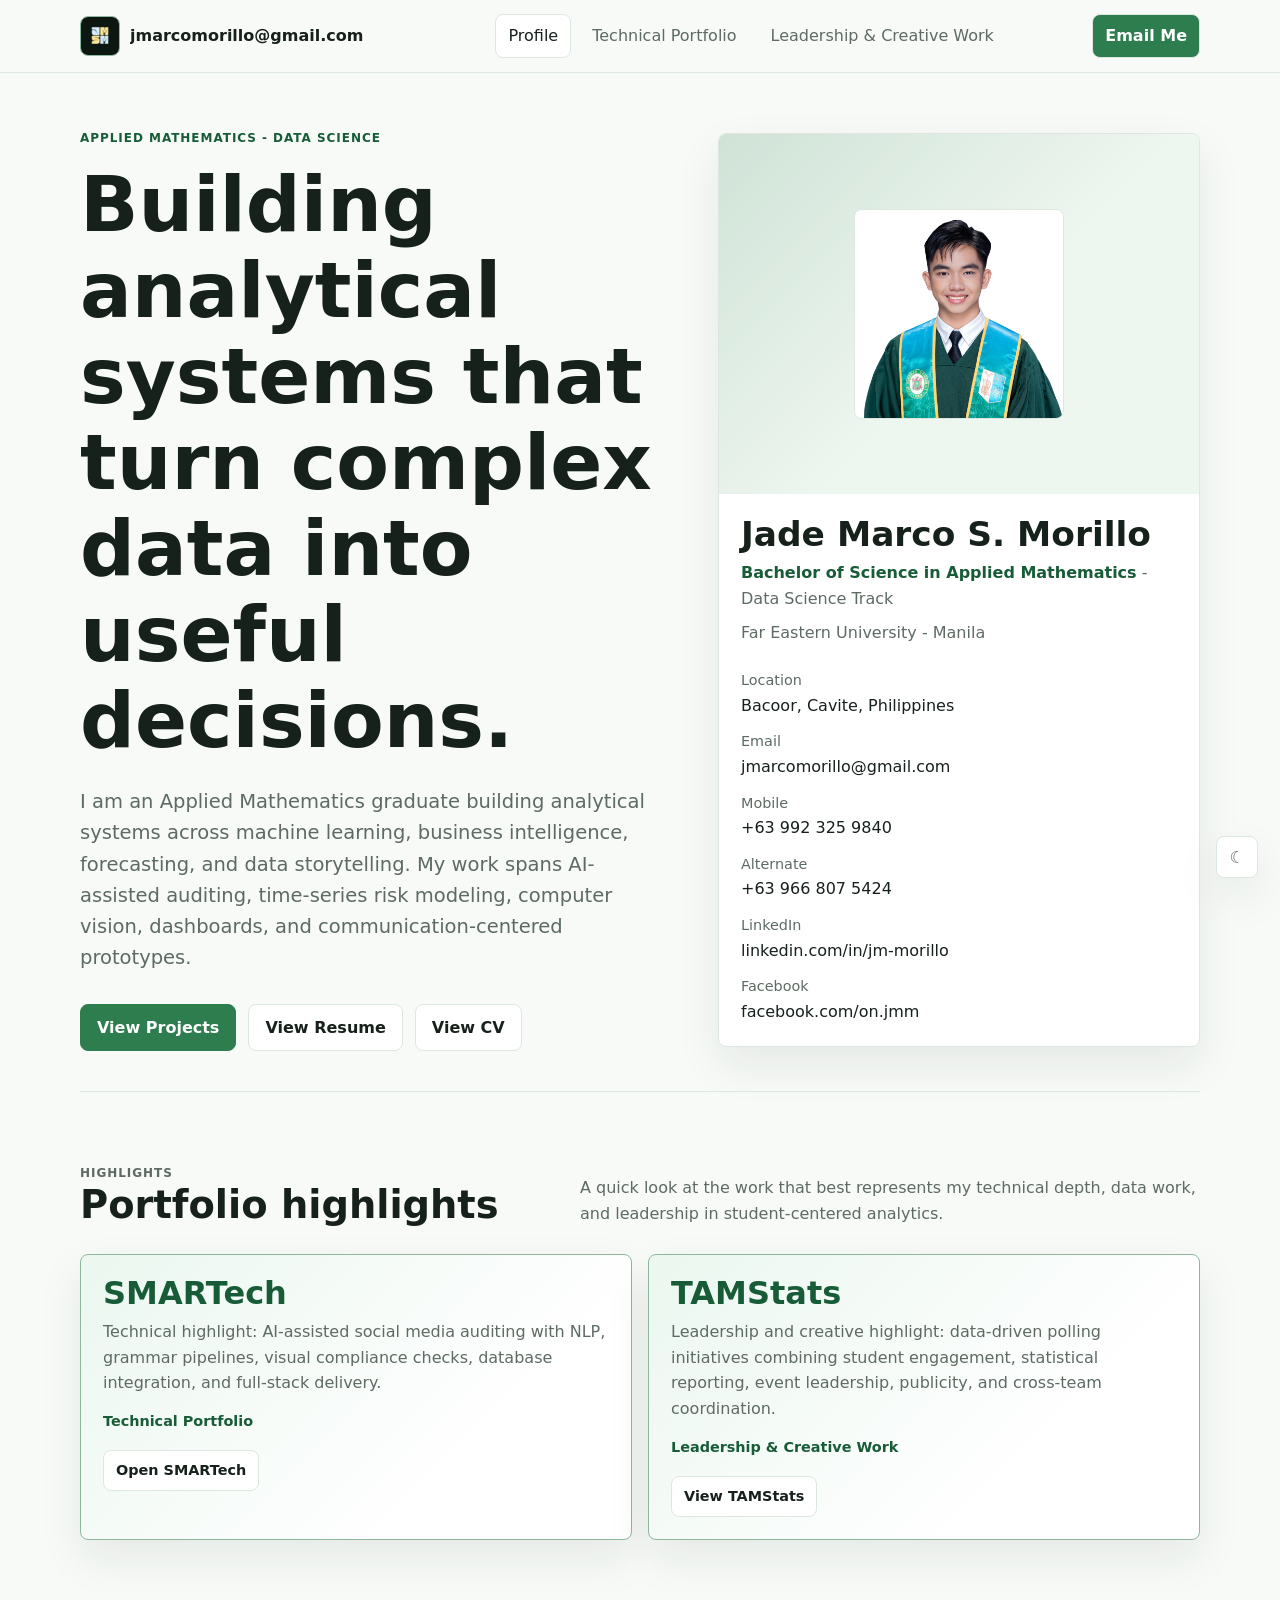
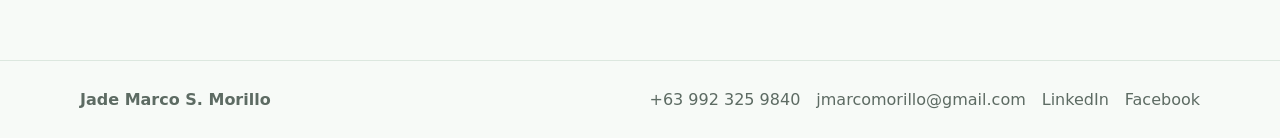
<file: index.html>
<!doctype html>
<html lang="en">
  <head>
    <meta charset="utf-8">
    <meta name="viewport" content="width=device-width, initial-scale=1">
    <title>Jade Marco S. Morillo | Data Science Portfolio</title>
    <link rel="stylesheet" href="styles.css?v=8">
  </head>
  <body>
    <header class="site-header">
      <nav class="nav" aria-label="Primary navigation">
        <div class="brand">
          <a class="brand-mark" href="index.html"><img class="brand-logo" src="assets/ww.png" alt="Jade Marco S. Morillo logo"></a>
          <button class="capability-rotator" type="button" data-capability-rotator>jmarcomorillo@gmail.com</button>
        </div>
        <div class="nav-links">
          <a class="active" href="index.html">Profile</a>
          <a href="technical.html">Technical Portfolio</a>
          <a href="extracurriculars.html">Leadership & Creative Work</a>
        </div>
        <a class="email-link" href="mailto:jmarcomorillo@gmail.com">Email Me</a>
      </nav>
    </header>
    <button class="theme-toggle" type="button" data-theme-toggle aria-label="Toggle color theme">☾</button>

    <main>
      <section class="hero">
        <div>
          <p class="eyebrow">Applied Mathematics - Data Science</p>
          <h1>Building analytical systems that turn complex data into useful decisions.</h1>
          <p class="lead">
            I am an Applied Mathematics graduate building analytical systems across machine learning,
            business intelligence, forecasting, and data storytelling. My work spans AI-assisted auditing,
            time-series risk modeling, computer vision, dashboards, and communication-centered prototypes.
          </p>
          <div class="actions">
            <a class="button primary" href="technical.html">View Projects</a>
            <a class="button" href="assets/Resume_Morillo_JadeMarco.pdf">View Resume</a>
            <a class="button" href="assets/MORILLO_JADE-MARCO_CV.pdf">View CV</a>
          </div>
        </div>

        <aside class="profile-panel" aria-label="Contact profile">
          <div class="portrait">
            <img class="portrait-photo" src="assets/GradPic.jpg" alt="Graduation portrait of Jade Marco S. Morillo">
          </div>
          <div class="profile-summary">
            <h2>Jade Marco S. Morillo</h2>
            <p><strong>Bachelor of Science in Applied Mathematics</strong> - Data Science Track</p>
            <p>Far Eastern University - Manila</p>
          </div>
          <div class="contact-list">
            <div><span>Location</span><br>Bacoor, Cavite, Philippines</div>
            <div><span>Email</span><br><a href="mailto:jmarcomorillo@gmail.com">jmarcomorillo@gmail.com</a></div>
            <div><span>Mobile</span><br><a href="sms:+639923259840" data-phone-contact data-copy-value="+63 992 325 9840">+63 992 325 9840</a></div>
            <div><span>Alternate</span><br><a href="sms:+639668075424" data-phone-contact data-copy-value="+63 966 807 5424">+63 966 807 5424</a></div>
            <div><span>LinkedIn</span><br><a href="https://www.linkedin.com/in/jm-morillo/">linkedin.com/in/jm-morillo</a></div>
            <div><span>Facebook</span><br><a href="https://www.facebook.com/on.jmm">facebook.com/on.jmm</a></div>
          </div>
        </aside>
      </section>

      <section class="section">
        <div class="section-head">
          <div>
            <p class="eyebrow">Highlights</p>
            <h2>Portfolio highlights</h2>
          </div>
          <p>A quick look at the work that best represents my technical depth, data work, and leadership in student-centered analytics.</p>
        </div>

        <div class="grid two">
          <article class="card stat featured">
            <strong>SMARTech</strong>
            <p>Technical highlight: AI-assisted social media auditing with NLP, grammar pipelines, visual compliance checks, database integration, and full-stack delivery.</p>
            <a class="meta" href="technical.html">Technical Portfolio</a>
            <div class="project-actions"><a class="button" href="https://socialmediaauditingandreportingtechnology-nyc.vercel.app/login">Open SMARTech</a></div>
          </article>
          <article class="card stat featured">
            <strong>TAMStats</strong>
            <p>Leadership and creative highlight: data-driven polling initiatives combining student engagement, statistical reporting, event leadership, publicity, and cross-team coordination.</p>
            <a class="meta" href="extracurriculars.html">Leadership & Creative Work</a>
            <div class="project-actions"><a class="button" href="https://www.facebook.com/share/p/1E2tis88Dz/">View TAMStats</a></div>
          </article>
        </div>
      </section>

    </main>

    <footer class="site-footer">
      <div class="footer-inner">
        <strong>Jade Marco S. Morillo</strong>
        <div class="footer-contact">
          <a href="sms:+639923259840" data-phone-contact data-copy-value="+63 992 325 9840">+63 992 325 9840</a>
          <a href="mailto:jmarcomorillo@gmail.com">jmarcomorillo@gmail.com</a>
          <a href="https://www.linkedin.com/in/jm-morillo/">LinkedIn</a>
          <a href="https://www.facebook.com/on.jmm">Facebook</a>
        </div>
      </div>
    </footer>
    <div class="toast" data-toast aria-live="polite"></div>

    <script src="theme.js?v=7"></script>
  </body>
</html>
</file>
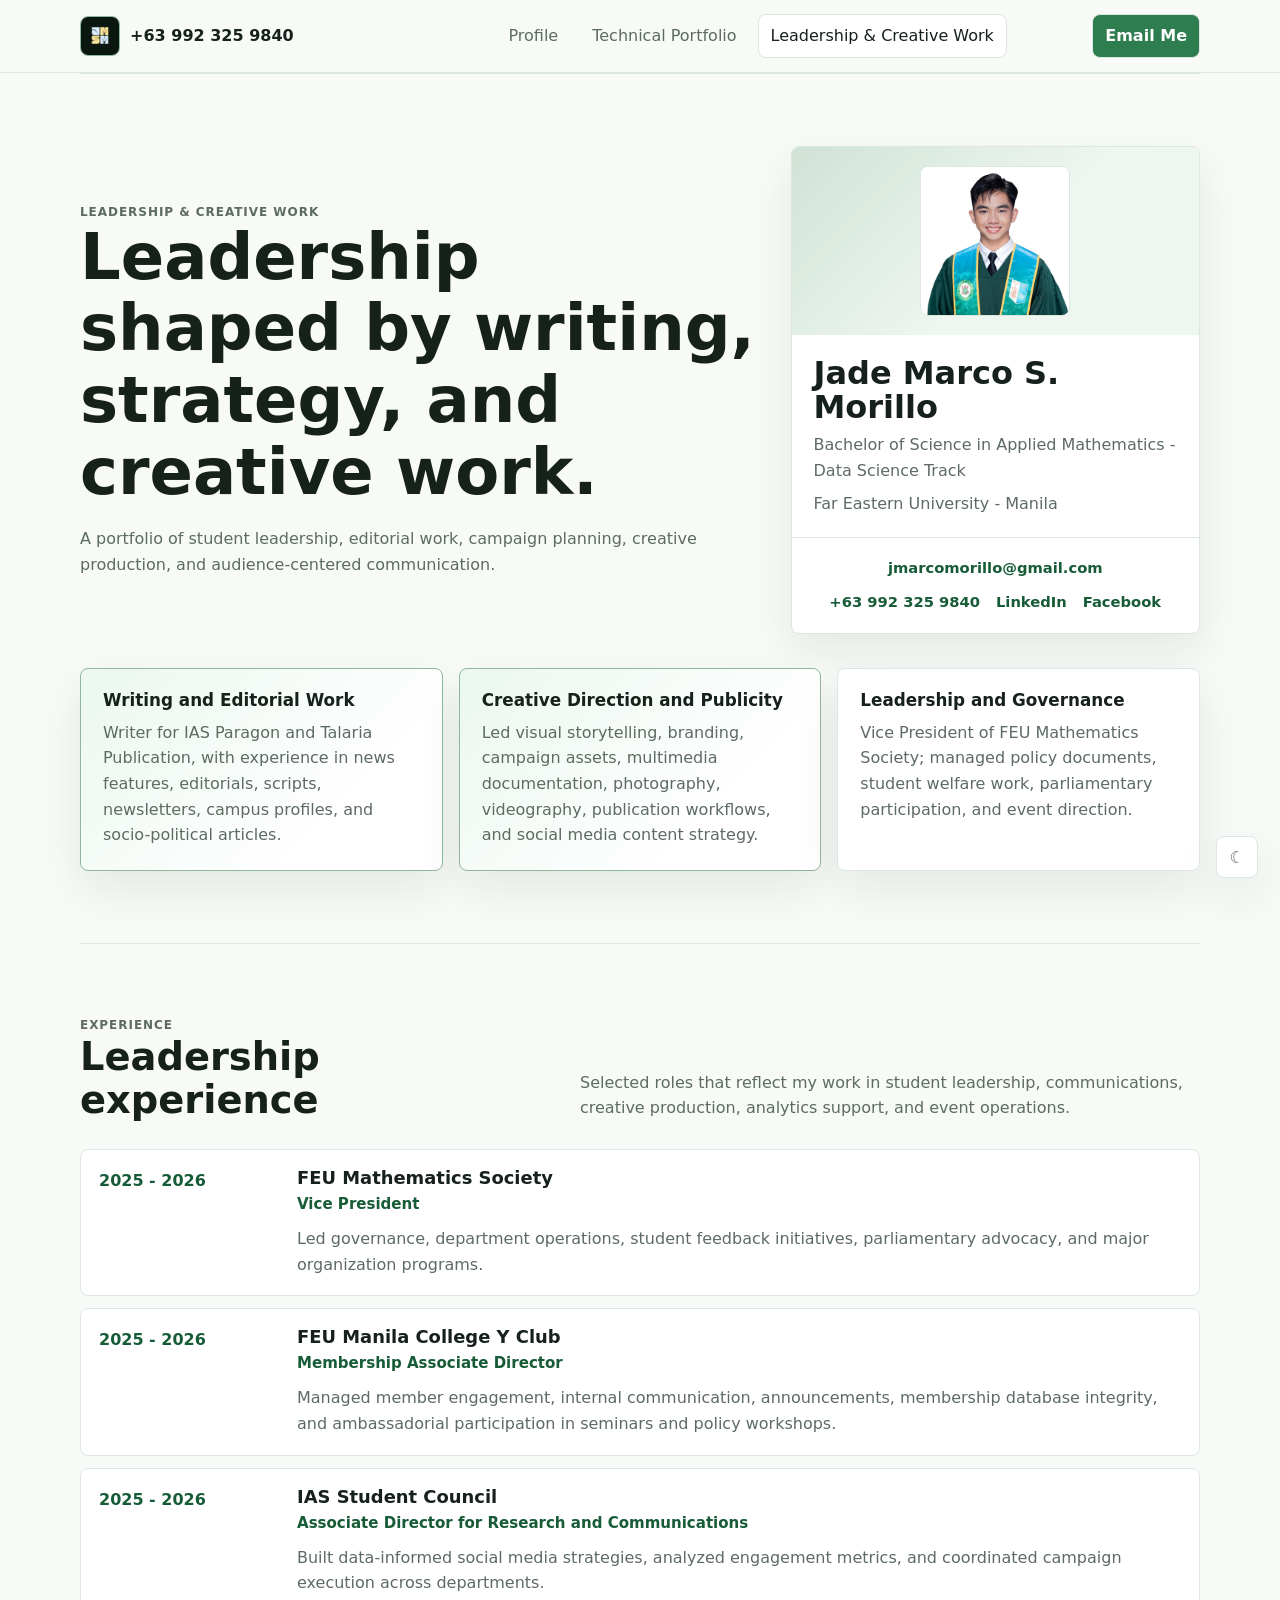
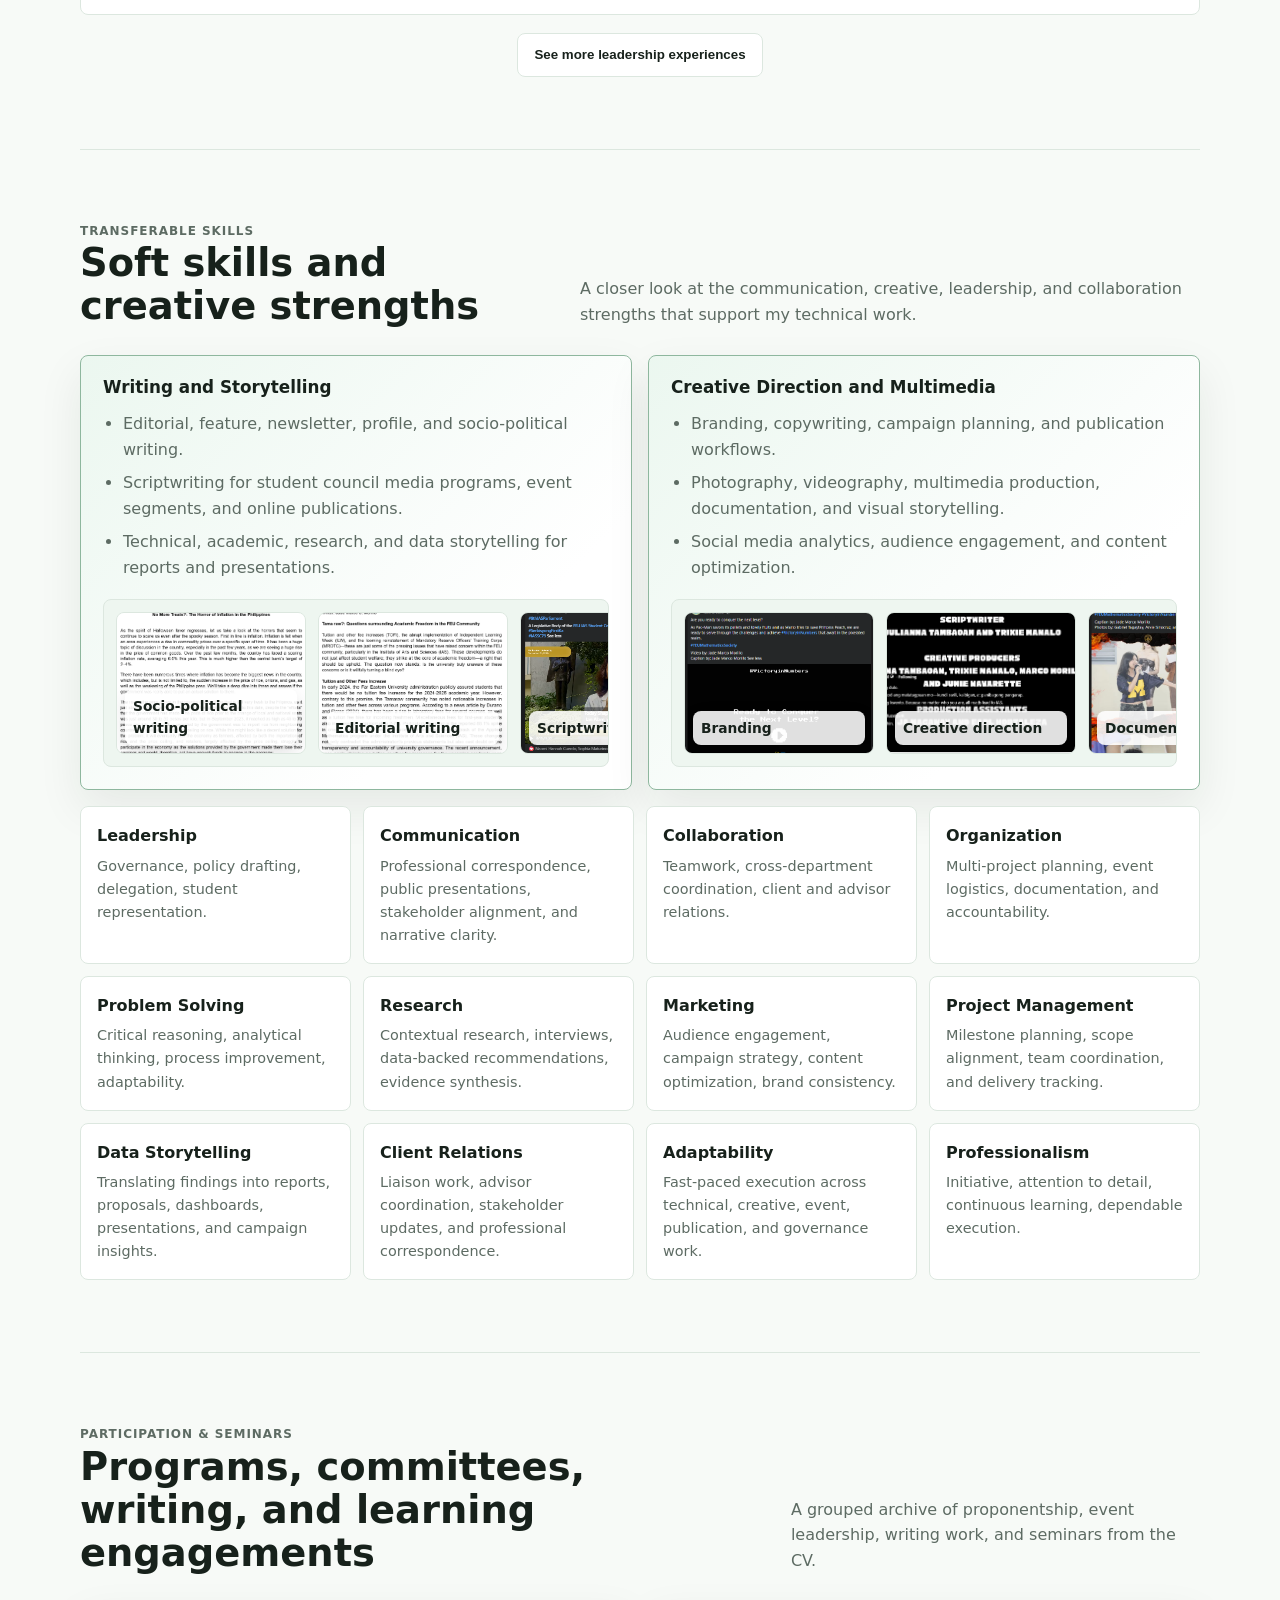
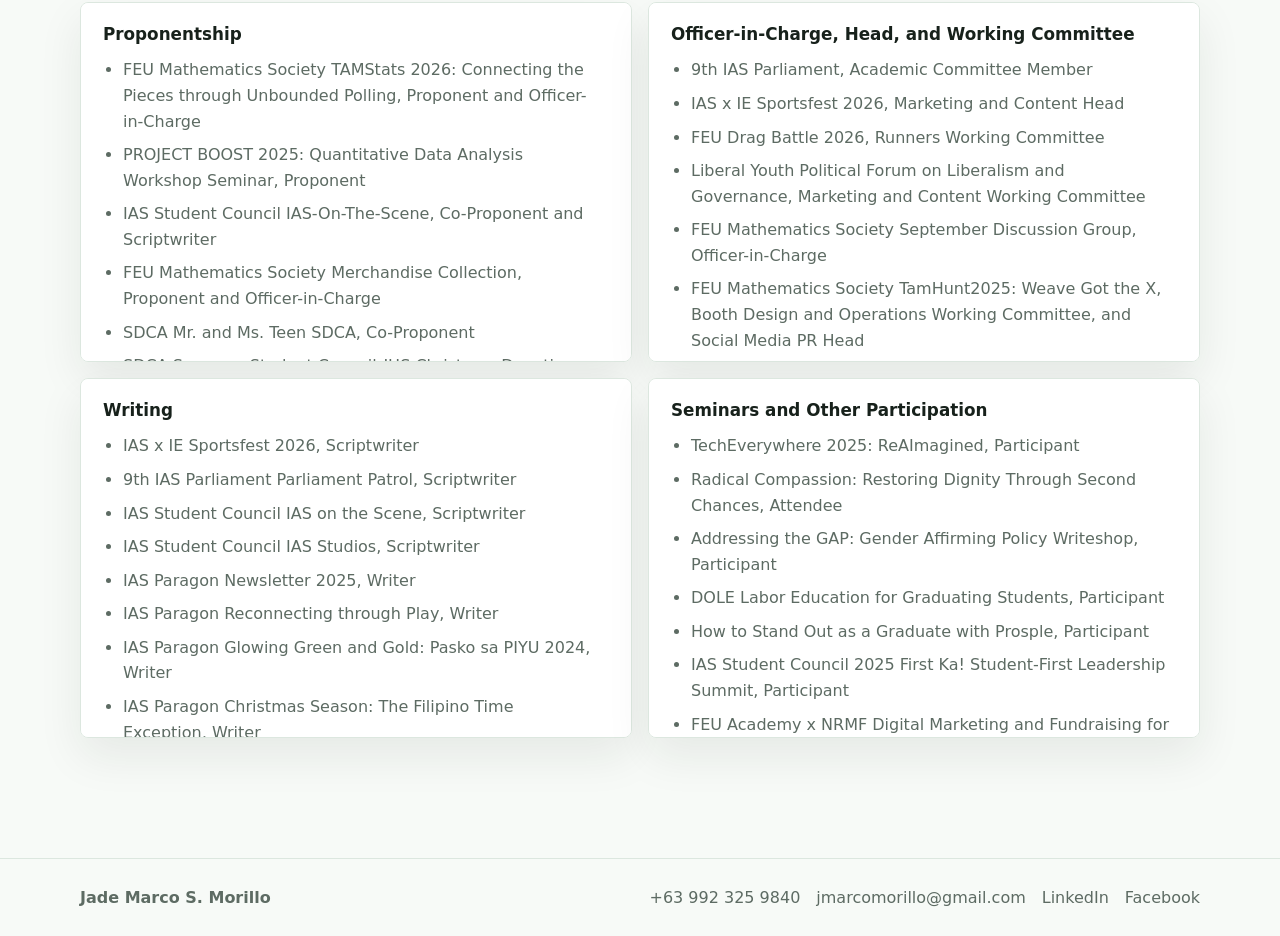
<file: extracurriculars.html>
<!doctype html>
<html lang="en">
  <head>
    <meta charset="utf-8">
    <meta name="viewport" content="width=device-width, initial-scale=1">
    <title>Leadership & Creative Work | Jade Marco S. Morillo</title>
    <link rel="stylesheet" href="styles.css?v=8">
  </head>
  <body>
    <header class="site-header">
      <nav class="nav" aria-label="Primary navigation">
        <div class="brand">
          <a class="brand-mark" href="index.html"><img class="brand-logo" src="assets/ww.png" alt="Jade Marco S. Morillo logo"></a>
          <button class="capability-rotator" type="button" data-capability-rotator>jmarcomorillo@gmail.com</button>
        </div>
        <div class="nav-links">
          <a href="index.html">Profile</a>
          <a href="technical.html">Technical Portfolio</a>
          <a class="active" href="extracurriculars.html">Leadership & Creative Work</a>
        </div>
        <a class="email-link" href="mailto:jmarcomorillo@gmail.com">Email Me</a>
      </nav>
    </header>
    <button class="theme-toggle" type="button" data-theme-toggle aria-label="Toggle color theme">☾</button>

    <main>
      <section class="section">
        <div class="intro-profile-layout">
          <div class="section-head page-intro">
            <div>
              <p class="eyebrow">Leadership & creative work</p>
              <h1>Leadership shaped by writing, strategy, and creative work.</h1>
            </div>
            <p>A portfolio of student leadership, editorial work, campaign planning, creative production, and audience-centered communication.</p>
          </div>
          <aside class="profile-compact" aria-label="Profile and contact summary">
            <img src="assets/GradPic.jpg" alt="Graduation portrait of Jade Marco S. Morillo">
            <div>
              <h2>Jade Marco S. Morillo</h2>
              <p>Bachelor of Science in Applied Mathematics - Data Science Track</p>
              <p>Far Eastern University - Manila</p>
              <div class="profile-compact-links">
                <a href="mailto:jmarcomorillo@gmail.com">jmarcomorillo@gmail.com</a>
                <a href="sms:+639923259840" data-phone-contact data-copy-value="+63 992 325 9840">+63 992 325 9840</a>
                <a href="https://www.linkedin.com/in/jm-morillo/">LinkedIn</a>
                <a href="https://www.facebook.com/on.jmm">Facebook</a>
              </div>
            </div>
          </aside>
        </div>

        <div class="grid">
          <article class="card featured">
            <h3>Writing and Editorial Work</h3>
            <p>Writer for IAS Paragon and Talaria Publication, with experience in news features, editorials, scripts, newsletters, campus profiles, and socio-political articles.</p>
          </article>
          <article class="card featured">
            <h3>Creative Direction and Publicity</h3>
            <p>Led visual storytelling, branding, campaign assets, multimedia documentation, photography, videography, publication workflows, and social media content strategy.</p>
          </article>
          <article class="card">
            <h3>Leadership and Governance</h3>
            <p>Vice President of FEU Mathematics Society; managed policy documents, student welfare work, parliamentary participation, and event direction.</p>
          </article>
        </div>
      </section>

      <section class="section">
        <div class="section-head">
          <div>
            <p class="eyebrow">Experience</p>
            <h2>Leadership experience</h2>
          </div>
          <p>Selected roles that reflect my work in student leadership, communications, creative production, analytics support, and event operations.</p>
        </div>

        <div class="timeline">
          <article class="timeline-item">
            <time>2025 - 2026</time>
            <div>
              <h3 class="experience-org">FEU Mathematics Society</h3>
              <div class="experience-role">Vice President</div>
              <p class="experience-description">Led governance, department operations, student feedback initiatives, parliamentary advocacy, and major organization programs.</p>
            </div>
          </article>
          <article class="timeline-item">
            <time>2025 - 2026</time>
            <div>
              <h3 class="experience-org">FEU Manila College Y Club</h3>
              <div class="experience-role">Membership Associate Director</div>
              <p class="experience-description">Managed member engagement, internal communication, announcements, membership database integrity, and ambassadorial participation in seminars and policy workshops.</p>
            </div>
          </article>
          <article class="timeline-item">
            <time>2025 - 2026</time>
            <div>
              <h3 class="experience-org">IAS Student Council</h3>
              <div class="experience-role">Associate Director for Research and Communications</div>
              <p class="experience-description">Built data-informed social media strategies, analyzed engagement metrics, and coordinated campaign execution across departments.</p>
            </div>
          </article>
          <article class="timeline-item is-extra">
            <time>2023 - 2026</time>
            <div>
              <h3 class="experience-org">FEU Central Student Organization</h3>
              <div class="experience-role">Executive Committee, Data Analytics Department</div>
              <p class="experience-description">Generated reports and proposals, automated Excel-based grading sheets, and supported large university events including One Concierto Piyu, FEU Drag Battle, and Tatak Tamaraw Welcome Fest.</p>
            </div>
          </article>
          <article class="timeline-item is-extra">
            <time>2024 - 2025</time>
            <div>
              <h3 class="experience-org">IAS Student Council</h3>
              <div class="experience-role">Executive Committee, Documentation Department</div>
              <p class="experience-description">Captured event photo and video materials, optimized multimedia assets, and directed real-time content delivery for major events.</p>
            </div>
          </article>
          <article class="timeline-item is-extra">
            <time>2024 - 2025</time>
            <div>
              <h3 class="experience-org">FEU Manila College Y Club</h3>
              <div class="experience-role">Executive Committee, Finance and Logistics Department</div>
              <p class="experience-description">Prepared and reviewed budget proposals, managed procurement and supply logistics, and represented the organization in YMCA external events.</p>
            </div>
          </article>
          <article class="timeline-item is-extra">
            <time>2024 - 2025</time>
            <div>
              <h3 class="experience-org">FEU Mathematics Society</h3>
              <div class="experience-role">Press Relations Officer</div>
              <p class="experience-description">Directed information dissemination, supervised creative outputs, enforced brand consistency, managed publicity work, and relaunched the merchandise collection.</p>
            </div>
          </article>
          <article class="timeline-item is-extra">
            <time>2023 - 2025</time>
            <div>
              <h3 class="experience-org">IAS Paragon</h3>
              <div class="experience-role">Writer</div>
              <p class="experience-description">Authored news features and editorials covering campus milestones and socio-political issues while supporting photojournalism work.</p>
            </div>
          </article>
          <article class="timeline-item is-extra">
            <time>2023 - 2024</time>
            <div>
              <h3 class="experience-org">FEU Mathematics Society</h3>
              <div class="experience-role">Creatives and Publicity Director</div>
              <p class="experience-description">Produced promotional materials, standardized visual branding, and translated campaigns into polished creative assets.</p>
            </div>
          </article>
          <article class="timeline-item is-extra">
            <time>2022 - 2023</time>
            <div>
              <h3 class="experience-org">FEU Mathematics Society</h3>
              <div class="experience-role">Executive Committee Member</div>
              <p class="experience-description">Conducted large-scale student surveys during university elections and contributed to event planning, data acquisition, and representative sampling strategies.</p>
            </div>
          </article>
          <article class="timeline-item is-extra">
            <time>2020 - 2022</time>
            <div>
              <h3 class="experience-org">Talaria Publication</h3>
              <div class="experience-role">Feature Writer</div>
              <p class="experience-description">Wrote narrative feature profiles and news articles covering campus milestones, pop culture, social issues, and human-interest stories.</p>
            </div>
          </article>
          <article class="timeline-item is-extra">
            <time>2019 - 2020</time>
            <div>
              <h3 class="experience-org">SDCA Junior High School Supreme Student Council</h3>
              <div class="experience-role">Treasurer</div>
              <p class="experience-description">Managed administrative operations, budget allocation, financial statements, fund auditing, and project chair duties for major school events.</p>
            </div>
          </article>
          <article class="timeline-item is-extra">
            <time>2018 - 2019</time>
            <div>
              <h3 class="experience-org">SDCA Junior High School Supreme Student Council</h3>
              <div class="experience-role">Business Manager</div>
              <p class="experience-description">Led fundraising initiatives, commercial operations, policy compliance, and logistics for school events and donation drives.</p>
            </div>
          </article>
          <article class="timeline-item is-extra">
            <time>2017 - 2018</time>
            <div>
              <h3 class="experience-org">SDCA Junior High Sipnayan Club</h3>
              <div class="experience-role">Auditor</div>
              <p class="experience-description">Monitored organizational funds, enforced financial transparency, and supported planning and logistics for club activities.</p>
            </div>
          </article>
        </div>
        <div class="see-more-wrap">
          <button class="button" type="button" data-see-more="leadership">See more leadership experiences</button>
        </div>
      </section>

      <section class="section">
        <div class="section-head">
          <div>
            <p class="eyebrow">Transferable skills</p>
            <h2>Soft skills and creative strengths</h2>
          </div>
          <p>A closer look at the communication, creative, leadership, and collaboration strengths that support my technical work.</p>
        </div>

        <div class="grid two">
          <article class="card featured">
            <h3>Writing and Storytelling</h3>
            <ul class="list">
              <li>Editorial, feature, newsletter, profile, and socio-political writing.</li>
              <li>Scriptwriting for student council media programs, event segments, and online publications.</li>
              <li>Technical, academic, research, and data storytelling for reports and presentations.</li>
            </ul>
            <div class="slideshow" aria-label="Writing portfolio image slideshow">
              <div class="slide-track">
                <div class="slide-card"><img src="assets/Socio-Political Writing.png" alt="Socio-political writing sample"><span>Socio-political writing</span></div>
                <div class="slide-card"><img src="assets/Editorial Writing.png" alt="Editorial writing sample"><span>Editorial writing</span></div>
                <div class="slide-card"><img src="assets/Scriptwriting.png" alt="Scriptwriting sample post"><span>Scriptwriting</span></div>
                <div class="slide-card"><img src="assets/Socio-Political Writing.png" alt="Socio-political writing sample"><span>Socio-political writing</span></div>
                <div class="slide-card"><img src="assets/Editorial Writing.png" alt="Editorial writing sample"><span>Editorial writing</span></div>
                <div class="slide-card"><img src="assets/Scriptwriting.png" alt="Scriptwriting sample post"><span>Scriptwriting</span></div>
              </div>
            </div>
          </article>
          <article class="card featured">
            <h3>Creative Direction and Multimedia</h3>
            <ul class="list">
              <li>Branding, copywriting, campaign planning, and publication workflows.</li>
              <li>Photography, videography, multimedia production, documentation, and visual storytelling.</li>
              <li>Social media analytics, audience engagement, and content optimization.</li>
            </ul>
            <div class="slideshow" aria-label="Creative work image slideshow">
              <div class="slide-track">
                <div class="slide-card"><img src="assets/Branding.png" alt="Branding and campaign post sample"><span>Branding</span></div>
                <div class="slide-card"><img src="assets/creative direction.png" alt="Creative direction production credits sample"><span>Creative direction</span></div>
                <div class="slide-card"><img src="assets/Documentation.png" alt="Event documentation sample"><span>Documentation</span></div>
                <div class="slide-card"><img src="assets/Event Design.png" alt="Event design post sample"><span>Event design</span></div>
                <div class="slide-card"><img src="assets/Event Design 2.png" alt="Event design update sample"><span>Event design</span></div>
                <div class="slide-card"><img src="assets/Branding.png" alt="Branding and campaign post sample"><span>Branding</span></div>
                <div class="slide-card"><img src="assets/creative direction.png" alt="Creative direction production credits sample"><span>Creative direction</span></div>
                <div class="slide-card"><img src="assets/Documentation.png" alt="Event documentation sample"><span>Documentation</span></div>
                <div class="slide-card"><img src="assets/Event Design.png" alt="Event design post sample"><span>Event design</span></div>
                <div class="slide-card"><img src="assets/Event Design 2.png" alt="Event design update sample"><span>Event design</span></div>
              </div>
            </div>
          </article>
        </div>

        <div class="compact-grid" style="margin-top: 16px;">
          <div class="mini-card"><strong>Leadership</strong><span>Governance, policy drafting, delegation, student representation.</span></div>
          <div class="mini-card"><strong>Communication</strong><span>Professional correspondence, public presentations, stakeholder alignment, and narrative clarity.</span></div>
          <div class="mini-card"><strong>Collaboration</strong><span>Teamwork, cross-department coordination, client and advisor relations.</span></div>
          <div class="mini-card"><strong>Organization</strong><span>Multi-project planning, event logistics, documentation, and accountability.</span></div>
          <div class="mini-card"><strong>Problem Solving</strong><span>Critical reasoning, analytical thinking, process improvement, adaptability.</span></div>
          <div class="mini-card"><strong>Research</strong><span>Contextual research, interviews, data-backed recommendations, evidence synthesis.</span></div>
          <div class="mini-card"><strong>Marketing</strong><span>Audience engagement, campaign strategy, content optimization, brand consistency.</span></div>
          <div class="mini-card"><strong>Project Management</strong><span>Milestone planning, scope alignment, team coordination, and delivery tracking.</span></div>
          <div class="mini-card"><strong>Data Storytelling</strong><span>Translating findings into reports, proposals, dashboards, presentations, and campaign insights.</span></div>
          <div class="mini-card"><strong>Client Relations</strong><span>Liaison work, advisor coordination, stakeholder updates, and professional correspondence.</span></div>
          <div class="mini-card"><strong>Adaptability</strong><span>Fast-paced execution across technical, creative, event, publication, and governance work.</span></div>
          <div class="mini-card"><strong>Professionalism</strong><span>Initiative, attention to detail, continuous learning, dependable execution.</span></div>
        </div>
      </section>

      <section class="section">
        <div class="section-head">
          <div>
            <p class="eyebrow">Participation & seminars</p>
            <h2>Programs, committees, writing, and learning engagements</h2>
          </div>
          <p>A grouped archive of proponentship, event leadership, writing work, and seminars from the CV.</p>
        </div>

        <div class="participation-grid">
          <article class="card participation-card">
            <h3>Proponentship</h3>
            <ul class="list">
              <li>FEU Mathematics Society TAMStats 2026: Connecting the Pieces through Unbounded Polling, Proponent and Officer-in-Charge</li>
              <li>PROJECT BOOST 2025: Quantitative Data Analysis Workshop Seminar, Proponent</li>
              <li>IAS Student Council IAS-On-The-Scene, Co-Proponent and Scriptwriter</li>
              <li>FEU Mathematics Society Merchandise Collection, Proponent and Officer-in-Charge</li>
              <li>SDCA Mr. and Ms. Teen SDCA, Co-Proponent</li>
              <li>SDCA Supreme Student Council-JHS Christmas Donation Drive, Co-Proponent</li>
              <li>SDCA JHS PebRock 2020, Proponent</li>
              <li>SDCA JHS Booth Day, Proponent</li>
            </ul>
          </article>

          <article class="card participation-card">
            <h3>Officer-in-Charge, Head, and Working Committee</h3>
            <ul class="list">
              <li>9th IAS Parliament, Academic Committee Member</li>
              <li>IAS x IE Sportsfest 2026, Marketing and Content Head</li>
              <li>FEU Drag Battle 2026, Runners Working Committee</li>
              <li>Liberal Youth Political Forum on Liberalism and Governance, Marketing and Content Working Committee</li>
              <li>FEU Mathematics Society September Discussion Group, Officer-in-Charge</li>
              <li>FEU Mathematics Society TamHunt2025: Weave Got the X, Booth Design and Operations Working Committee, and Social Media PR Head</li>
              <li>FEU College Y Club TamHunt 2025, Marketing and Content Working Committee</li>
              <li>IAS Student Council TamHunt 2025, Marketing and Content Working Committee</li>
              <li>IAS Student Council Cubao IASpo: Short Film Series, Creative Director</li>
              <li>AI and the Future of Work: 2025-2035, Working Committee</li>
              <li>FEU Mathematics Department General Orientation Day, Technical Head</li>
              <li>IAS Student Council IAS Studios, Creative Director</li>
              <li>FEU Mathematics Society Tatak Tamaraw 2025 Program Orientation, Officer-in-Charge</li>
              <li>IAS Student Council Tatak Tamaraw 2025 Plenary Session, Marketing and Content Head</li>
              <li>IAS Student Council Send-Off 2025, Marketing and Content Co-Head</li>
              <li>FEU Mathematics Society Send-Off 2025, Officer-in-Charge</li>
              <li>Ready, Set, Work 2025, Marketing and Content Co-Head</li>
              <li>FEU College Y Club Send-Off 2025, Technical Head</li>
              <li>FEU Mathematics Society TAMStats 2025, Creatives and Publicity Head, and Data Analytics Working Committee</li>
              <li>FEU SayAwit 2025, Documentation Co-Head</li>
              <li>IAS Sportsfest 2025 FEU Mathematics Society, Officer-in-Charge</li>
              <li>FEU Mathematics Society Skill Up with LaTeX, Officer-in-Charge</li>
              <li>FEU Mathematics Society TamHunt 2024, Officer-in-Charge, Social Media PR, and Booth Design Head</li>
              <li>FEU Mathematics Society Tatak Tamaraw 2024 Program Orientation, Usher Head and Officer-in-Charge</li>
              <li>FEU Mathematics Society Send-Off 2024, Officer-in-Charge</li>
              <li>FEU Mathematics Society Preview 2024, Officer-in-Charge</li>
              <li>FEU Mathematics Society TamHunt 2023, Creatives and Publicity Co-Head</li>
              <li>FEU Mathematics Society TAMStats 2023, Working Committee</li>
            </ul>
          </article>

          <article class="card participation-card">
            <h3>Writing</h3>
            <ul class="list">
              <li>IAS x IE Sportsfest 2026, Scriptwriter</li>
              <li>9th IAS Parliament Parliament Patrol, Scriptwriter</li>
              <li>IAS Student Council IAS on the Scene, Scriptwriter</li>
              <li>IAS Student Council IAS Studios, Scriptwriter</li>
              <li>IAS Paragon Newsletter 2025, Writer</li>
              <li>IAS Paragon Reconnecting through Play, Writer</li>
              <li>IAS Paragon Glowing Green and Gold: Pasko sa PIYU 2024, Writer</li>
              <li>IAS Paragon Christmas Season: The Filipino Time Exception, Writer</li>
              <li>IAS Paragon Sakripisyo'y Suklian, Atleta'y Ating Ipaglaban, Writer</li>
              <li>IAS Paragon EDSA People Power Erasure: An Attempt to Revise History, Writer</li>
              <li>IAS Paragon No More Treats?: The Horror of Inflation in the Philippines, Writer</li>
              <li>Talaria Publications Elections 2022, Writer</li>
              <li>Talaria Publications Women's Month 2022, Writer</li>
              <li>Talaria Publications National Reading Month 2021, Writer</li>
              <li>Talaria Publication OPM Feature, Writer</li>
            </ul>
          </article>

          <article class="card participation-card">
            <h3>Seminars and Other Participation</h3>
            <ul class="list">
              <li>TechEverywhere 2025: ReAImagined, Participant</li>
              <li>Radical Compassion: Restoring Dignity Through Second Chances, Attendee</li>
              <li>Addressing the GAP: Gender Affirming Policy Writeshop, Participant</li>
              <li>DOLE Labor Education for Graduating Students, Participant</li>
              <li>How to Stand Out as a Graduate with Prosple, Participant</li>
              <li>IAS Student Council 2025 First Ka! Student-First Leadership Summit, Participant</li>
              <li>FEU Academy x NRMF Digital Marketing and Fundraising for Impact, Participant</li>
              <li>TobacOFF Youthour 2025: Take Back Our Future, Participant</li>
              <li>TobacOFF TOURopa Caravan FEU, Participant</li>
              <li>FEU Center for Learning Enrichment and Research for Students Critical Thinking Workshop, Participant</li>
              <li>FEU Student Development SOAR Discussion, Participant</li>
              <li>FEU Center for Learning Enrichment and Research for Students Productivity Workshop, Participant</li>
            </ul>
          </article>
        </div>
      </section>
    </main>

    <footer class="site-footer">
      <div class="footer-inner">
        <strong>Jade Marco S. Morillo</strong>
        <div class="footer-contact">
          <a href="sms:+639923259840" data-phone-contact data-copy-value="+63 992 325 9840">+63 992 325 9840</a>
          <a href="mailto:jmarcomorillo@gmail.com">jmarcomorillo@gmail.com</a>
          <a href="https://www.linkedin.com/in/jm-morillo/">LinkedIn</a>
          <a href="https://www.facebook.com/on.jmm">Facebook</a>
        </div>
      </div>
    </footer>
    <div class="toast" data-toast aria-live="polite"></div>

    <script src="theme.js?v=7"></script>
  </body>
</html>
</file>
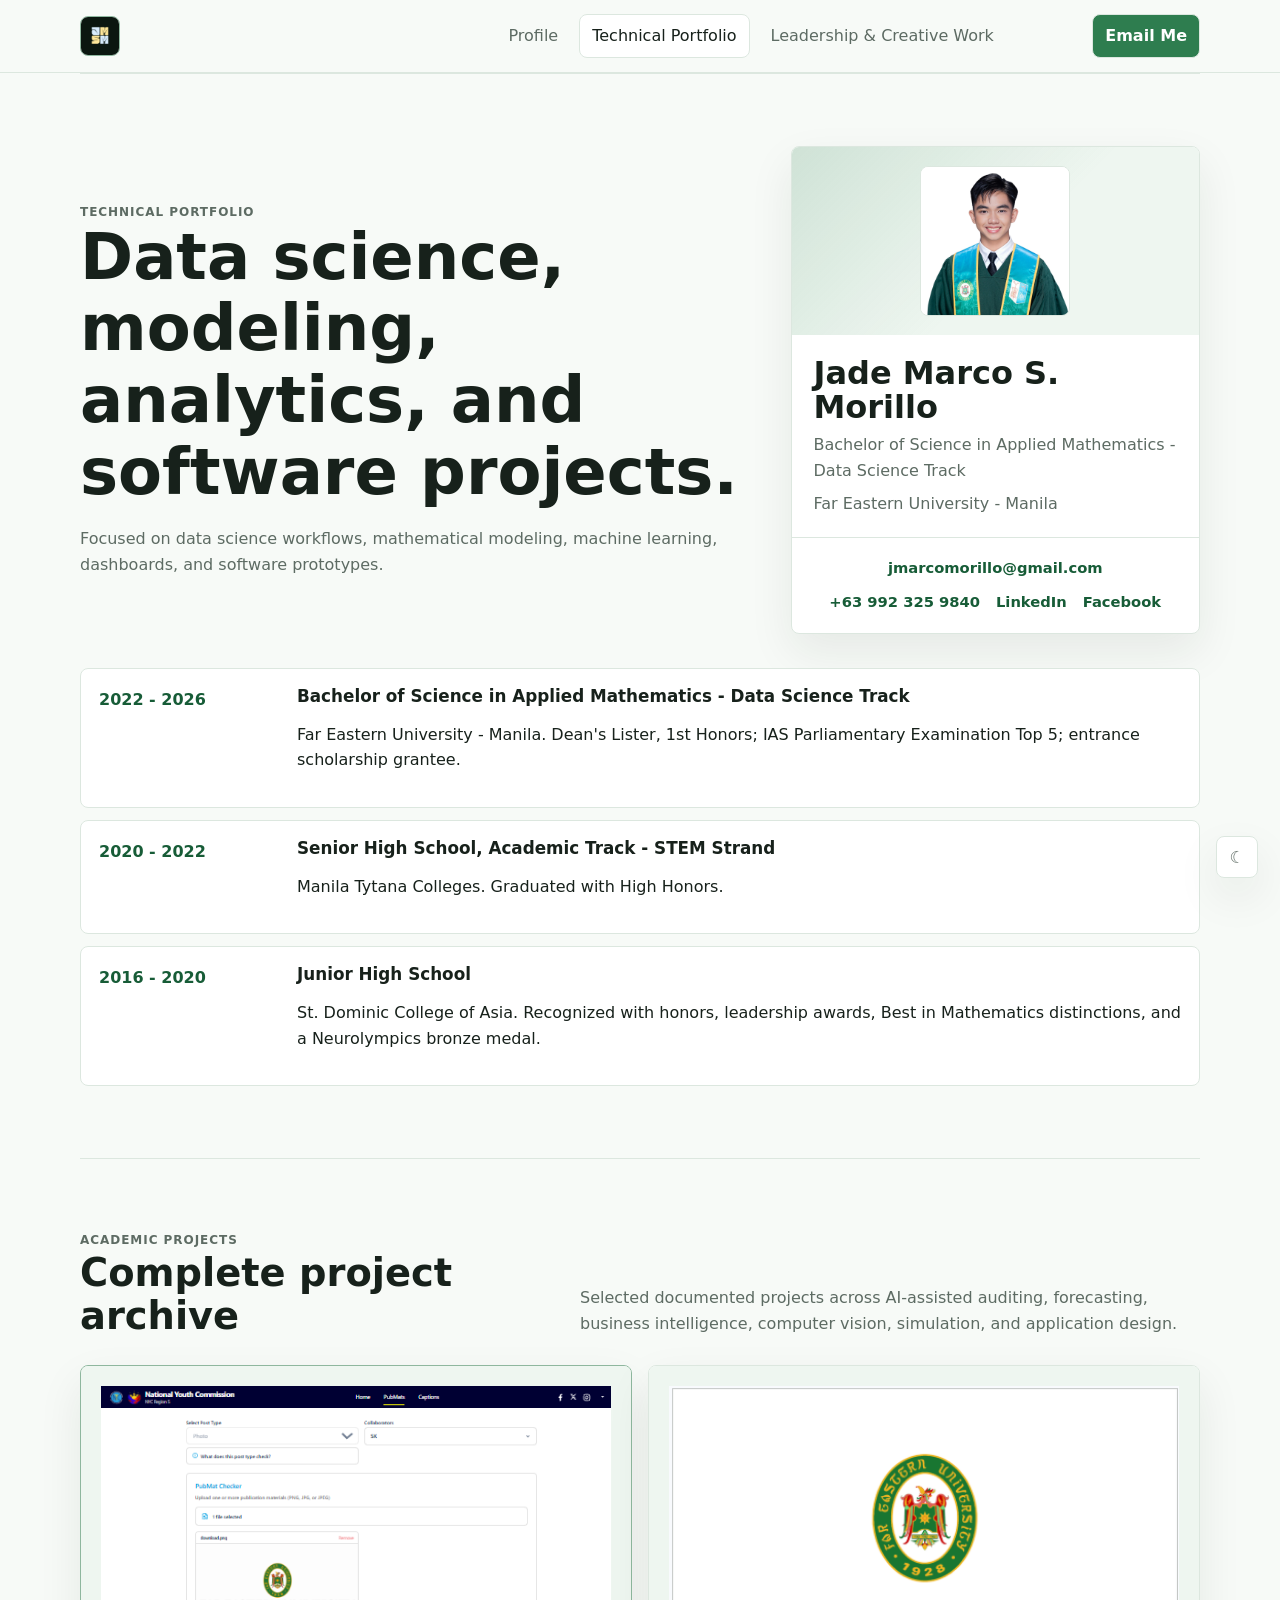
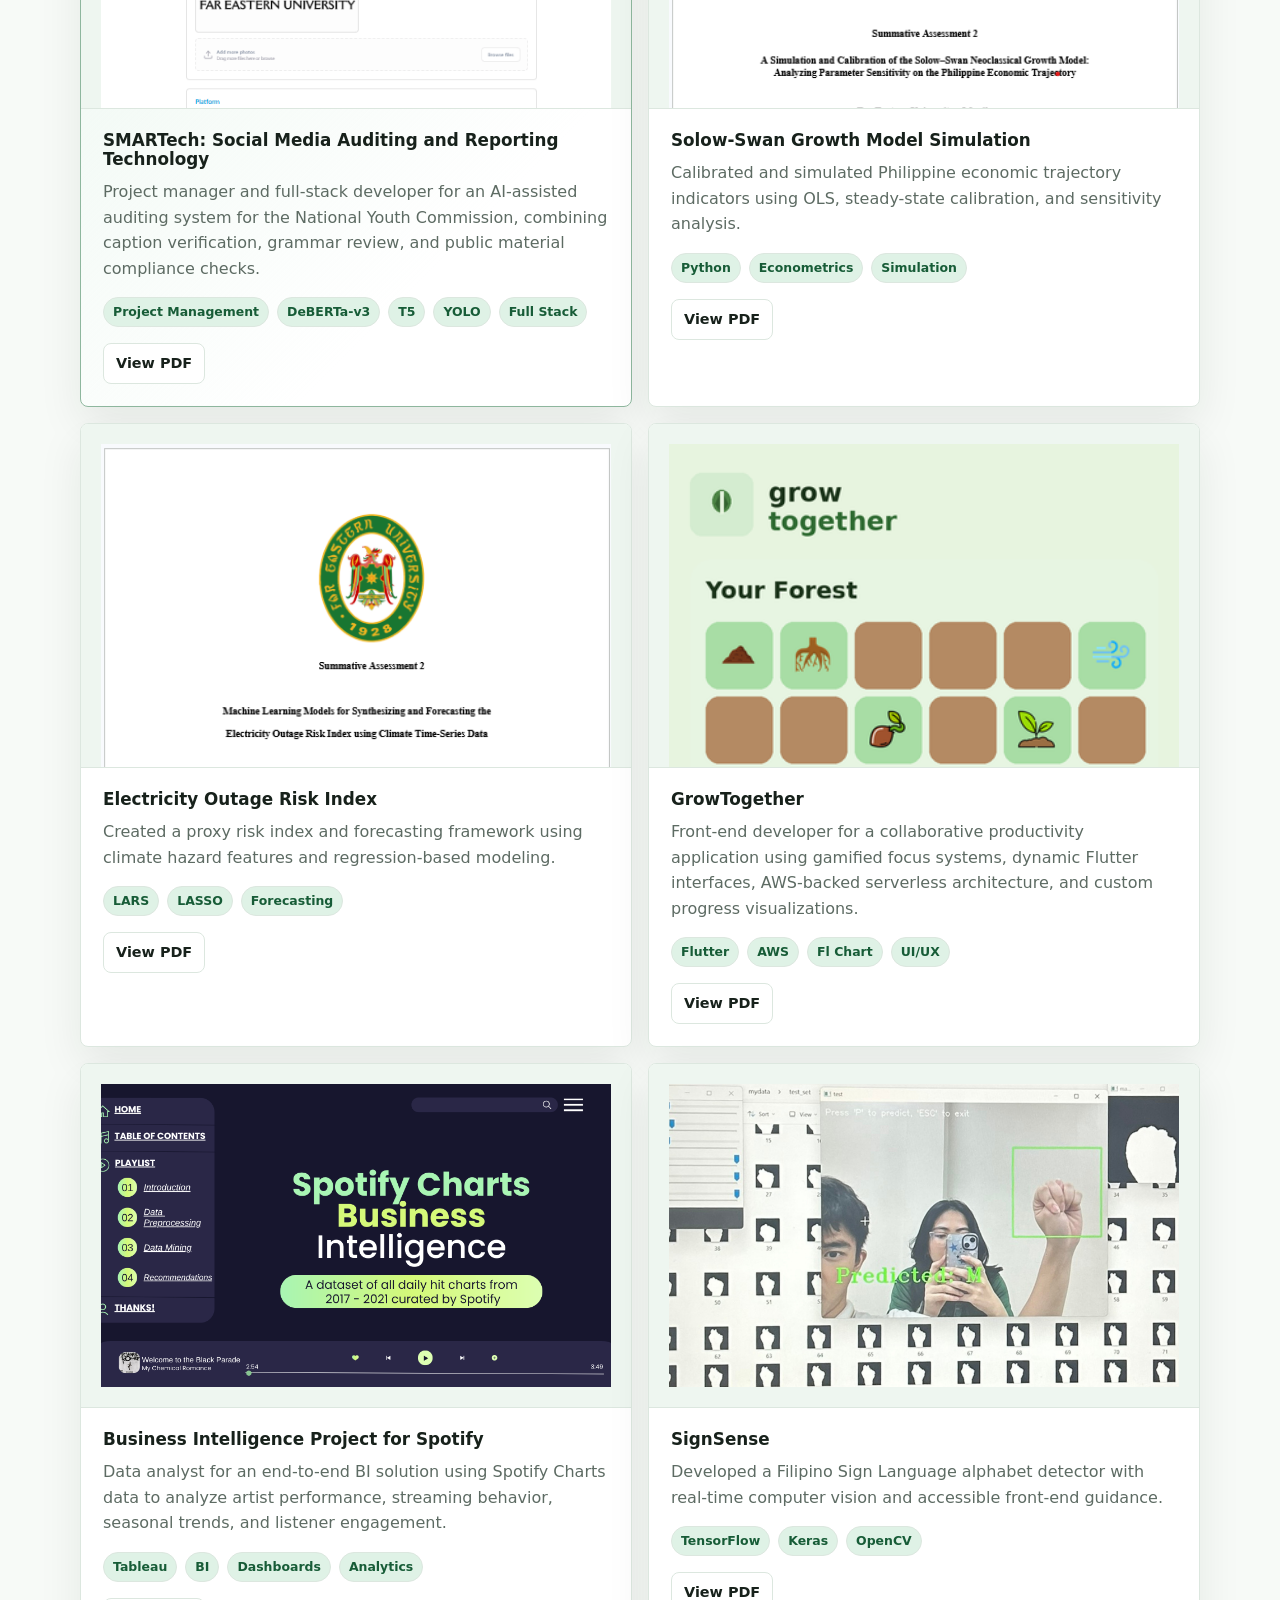
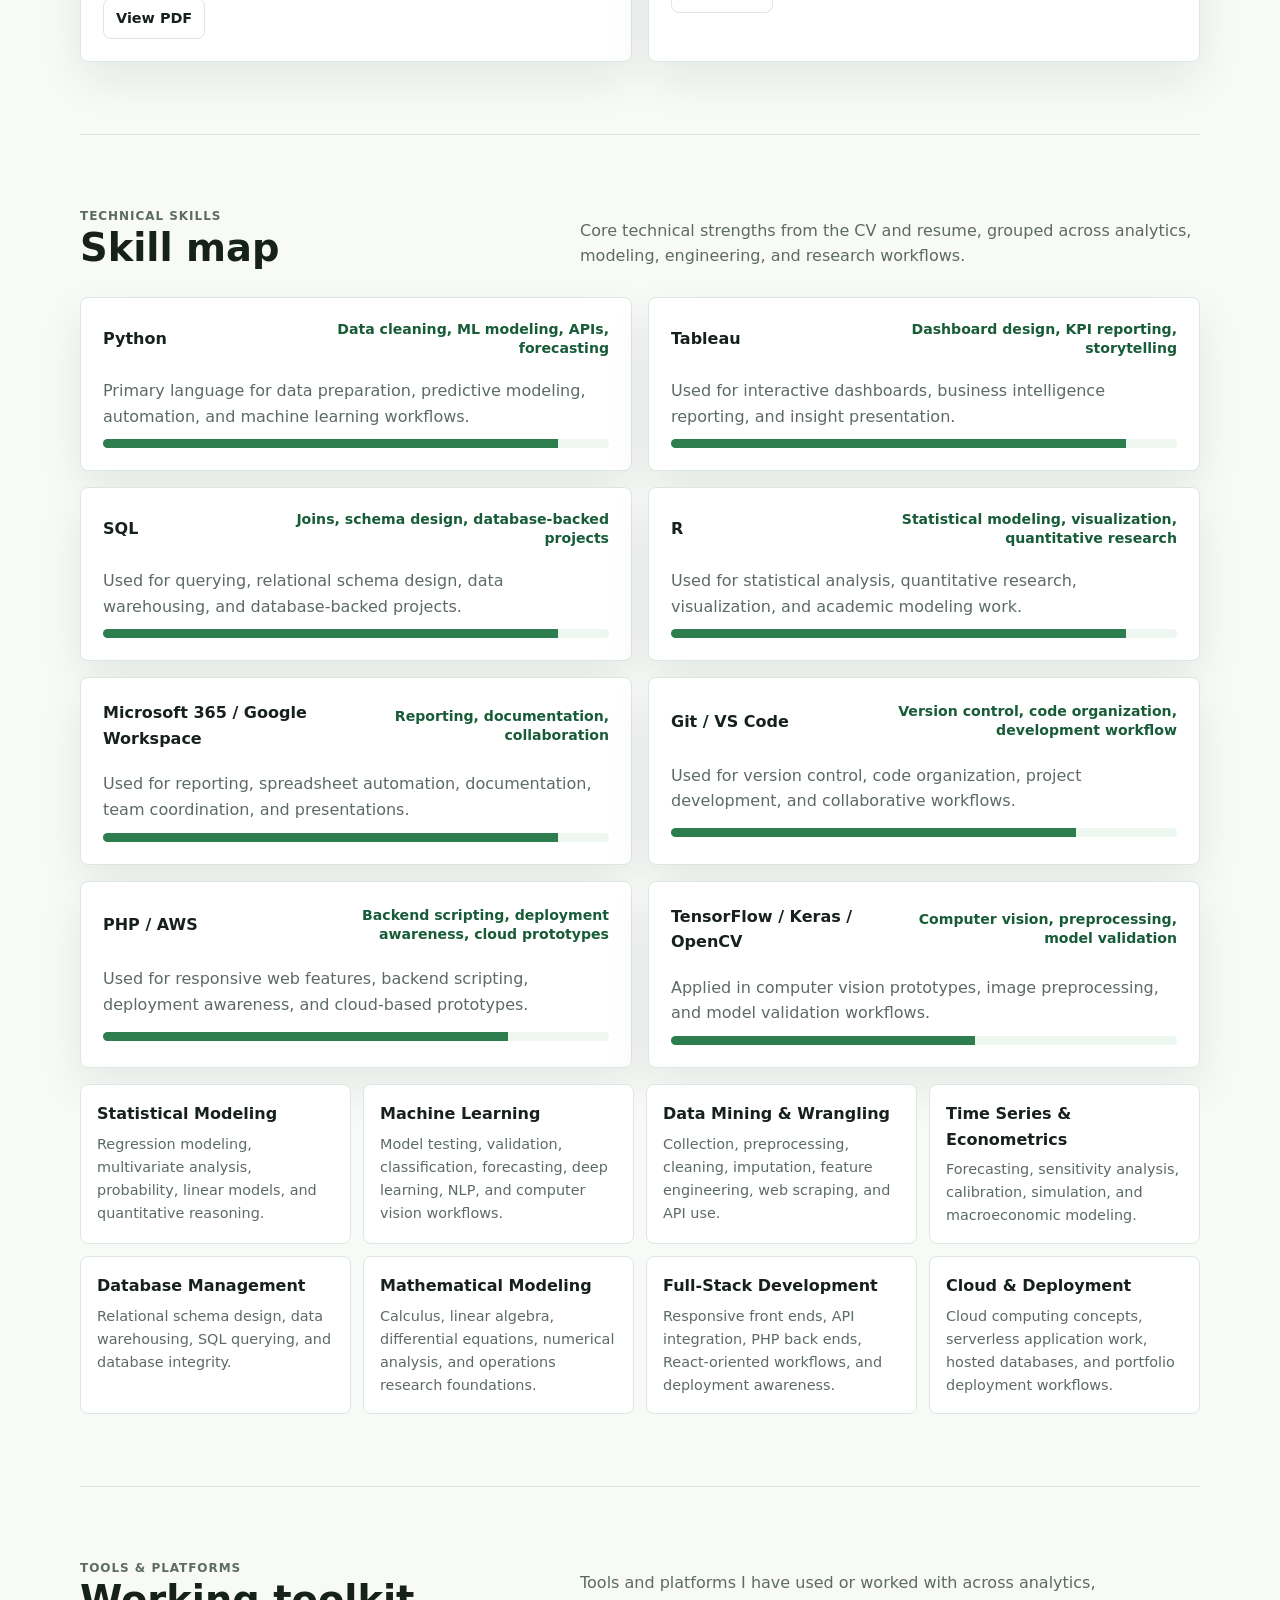
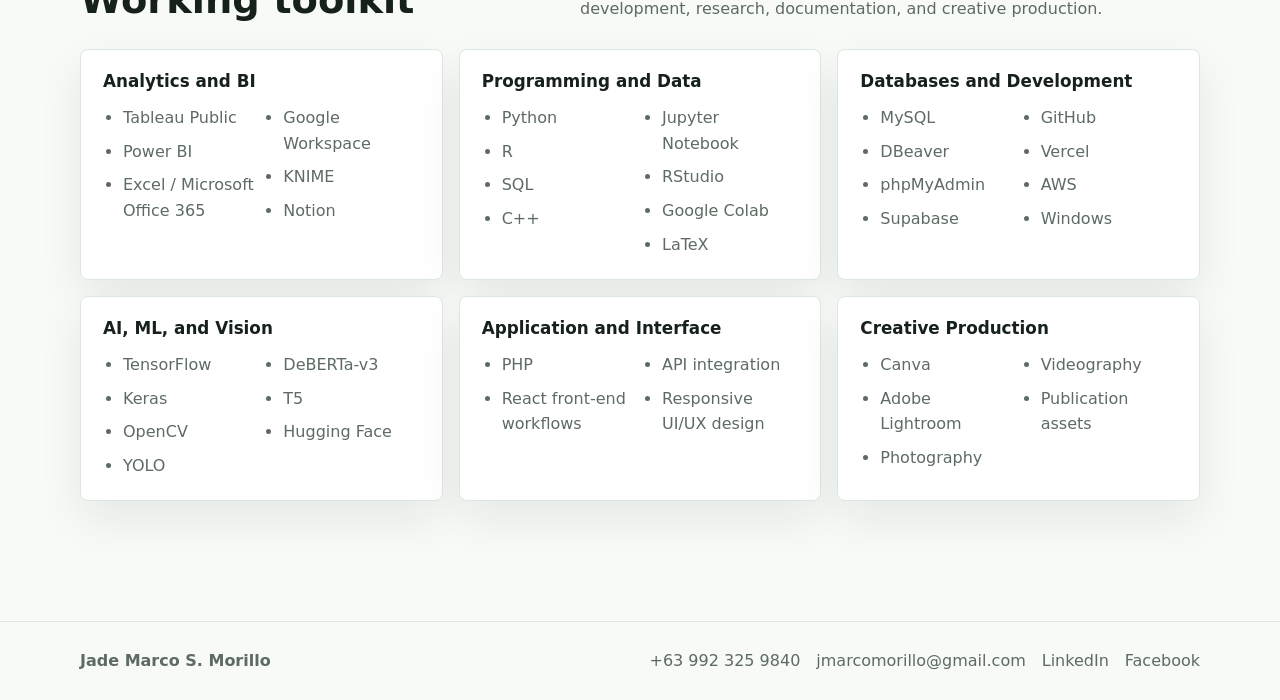
<file: technical.html>
<!doctype html>
<html lang="en">
  <head>
    <meta charset="utf-8">
    <meta name="viewport" content="width=device-width, initial-scale=1">
    <title>Technical Portfolio | Jade Marco S. Morillo</title>
    <link rel="stylesheet" href="styles.css?v=8">
  </head>
  <body>
    <header class="site-header">
      <nav class="nav" aria-label="Primary navigation">
        <div class="brand">
          <a class="brand-mark" href="index.html"><img class="brand-logo" src="assets/ww.png" alt="Jade Marco S. Morillo logo"></a>
          <button class="capability-rotator" type="button" data-capability-rotator>jmarcomorillo@gmail.com</button>
        </div>
        <div class="nav-links">
          <a href="index.html">Profile</a>
          <a class="active" href="technical.html">Technical Portfolio</a>
          <a href="extracurriculars.html">Leadership & Creative Work</a>
        </div>
        <a class="email-link" href="mailto:jmarcomorillo@gmail.com">Email Me</a>
      </nav>
    </header>
    <button class="theme-toggle" type="button" data-theme-toggle aria-label="Toggle color theme">☾</button>

    <main>
      <section class="section">
        <div class="intro-profile-layout">
          <div class="section-head page-intro">
            <div>
              <p class="eyebrow">Technical portfolio</p>
              <h1>Data science, modeling, analytics, and software projects.</h1>
            </div>
            <p>Focused on data science workflows, mathematical modeling, machine learning, dashboards, and software prototypes.</p>
          </div>
          <aside class="profile-compact" aria-label="Profile and contact summary">
            <img src="assets/GradPic.jpg" alt="Graduation portrait of Jade Marco S. Morillo">
            <div>
              <h2>Jade Marco S. Morillo</h2>
              <p>Bachelor of Science in Applied Mathematics - Data Science Track</p>
              <p>Far Eastern University - Manila</p>
              <div class="profile-compact-links">
                <a href="mailto:jmarcomorillo@gmail.com">jmarcomorillo@gmail.com</a>
                <a href="sms:+639923259840" data-phone-contact data-copy-value="+63 992 325 9840">+63 992 325 9840</a>
                <a href="https://www.linkedin.com/in/jm-morillo/">LinkedIn</a>
                <a href="https://www.facebook.com/on.jmm">Facebook</a>
              </div>
            </div>
          </aside>
        </div>

        <div class="timeline">
          <article class="timeline-item">
            <time>2022 - 2026</time>
            <div>
              <h3>Bachelor of Science in Applied Mathematics - Data Science Track</h3>
              <p>Far Eastern University - Manila. Dean's Lister, 1st Honors; IAS Parliamentary Examination Top 5; entrance scholarship grantee.</p>
            </div>
          </article>
          <article class="timeline-item">
            <time>2020 - 2022</time>
            <div>
              <h3>Senior High School, Academic Track - STEM Strand</h3>
              <p>Manila Tytana Colleges. Graduated with High Honors.</p>
            </div>
          </article>
          <article class="timeline-item">
            <time>2016 - 2020</time>
            <div>
              <h3>Junior High School</h3>
              <p>St. Dominic College of Asia. Recognized with honors, leadership awards, Best in Mathematics distinctions, and a Neurolympics bronze medal.</p>
            </div>
          </article>
        </div>
      </section>

      <section class="section">
        <div class="section-head">
          <div>
            <p class="eyebrow">Academic projects</p>
            <h2>Complete project archive</h2>
          </div>
          <p>Selected documented projects across AI-assisted auditing, forecasting, business intelligence, computer vision, simulation, and application design.</p>
        </div>

        <div class="grid two">
          <article class="card project-card featured">
            <div class="screenshot-slot"><a href="assets/SMARTech.png" target="_blank" rel="noopener"><img src="assets/SMARTech.png" alt="SMARTech auditing interface screenshot"></a></div>
            <div class="project-body">
              <h3>SMARTech: Social Media Auditing and Reporting Technology</h3>
              <p>Project manager and full-stack developer for an AI-assisted auditing system for the National Youth Commission, combining caption verification, grammar review, and public material compliance checks.</p>
              <div class="tags"><span class="tag">Project Management</span><span class="tag">DeBERTa-v3</span><span class="tag">T5</span><span class="tag">YOLO</span><span class="tag">Full Stack</span></div>
              <div class="project-actions"><a class="button" href="assets/SMARTech.pdf">View PDF</a></div>
            </div>
          </article>
          <article class="card project-card">
            <div class="screenshot-slot"><a href="assets/Solow-Swan Growth Model Simulation.png" target="_blank" rel="noopener"><img src="assets/Solow-Swan Growth Model Simulation.png" alt="Solow-Swan growth model simulation report cover"></a></div>
            <div class="project-body">
              <h3>Solow-Swan Growth Model Simulation</h3>
              <p>Calibrated and simulated Philippine economic trajectory indicators using OLS, steady-state calibration, and sensitivity analysis.</p>
              <div class="tags"><span class="tag">Python</span><span class="tag">Econometrics</span><span class="tag">Simulation</span></div>
              <div class="project-actions"><a class="button" href="assets/Solow-Swan Growth Model Simulation.pdf">View PDF</a></div>
            </div>
          </article>
          <article class="card project-card">
            <div class="screenshot-slot"><a href="assets/Electricity Outage Risk Index.png" target="_blank" rel="noopener"><img src="assets/Electricity Outage Risk Index.png" alt="Electricity Outage Risk Index report cover"></a></div>
            <div class="project-body">
              <h3>Electricity Outage Risk Index</h3>
              <p>Created a proxy risk index and forecasting framework using climate hazard features and regression-based modeling.</p>
              <div class="tags"><span class="tag">LARS</span><span class="tag">LASSO</span><span class="tag">Forecasting</span></div>
              <div class="project-actions"><a class="button" href="assets/Electricity Outage Risk Index.pdf">View PDF</a></div>
            </div>
          </article>
          <article class="card project-card">
            <div class="screenshot-slot"><a href="assets/GrowTogether.png" target="_blank" rel="noopener"><img src="assets/GrowTogether.png" alt="GrowTogether mobile productivity application screenshot"></a></div>
            <div class="project-body">
              <h3>GrowTogether</h3>
              <p>Front-end developer for a collaborative productivity application using gamified focus systems, dynamic Flutter interfaces, AWS-backed serverless architecture, and custom progress visualizations.</p>
              <div class="tags"><span class="tag">Flutter</span><span class="tag">AWS</span><span class="tag">Fl Chart</span><span class="tag">UI/UX</span></div>
              <div class="project-actions"><a class="button" href="assets/GrowTogether.pdf">View PDF</a></div>
            </div>
          </article>
          <article class="card project-card">
            <div class="screenshot-slot"><a href="assets/Business Intelligence Project for Spotify.png" target="_blank" rel="noopener"><img src="assets/Business Intelligence Project for Spotify.png" alt="Spotify business intelligence dashboard screenshot"></a></div>
            <div class="project-body">
              <h3>Business Intelligence Project for Spotify</h3>
              <p>Data analyst for an end-to-end BI solution using Spotify Charts data to analyze artist performance, streaming behavior, seasonal trends, and listener engagement.</p>
              <div class="tags"><span class="tag">Tableau</span><span class="tag">BI</span><span class="tag">Dashboards</span><span class="tag">Analytics</span></div>
              <div class="project-actions"><a class="button" href="assets/Business Intelligence Project for Spotify.pdf">View PDF</a></div>
            </div>
          </article>
          <article class="card project-card">
            <div class="screenshot-slot"><a href="assets/SignSense.png" target="_blank" rel="noopener"><img src="assets/SignSense.png" alt="SignSense Filipino Sign Language detector screenshot"></a></div>
            <div class="project-body">
              <h3>SignSense</h3>
              <p>Developed a Filipino Sign Language alphabet detector with real-time computer vision and accessible front-end guidance.</p>
              <div class="tags"><span class="tag">TensorFlow</span><span class="tag">Keras</span><span class="tag">OpenCV</span></div>
              <div class="project-actions"><a class="button" href="assets/SignSense.pdf">View PDF</a></div>
            </div>
          </article>
        </div>
      </section>

      <section class="section">
        <div class="section-head">
          <div>
            <p class="eyebrow">Technical skills</p>
            <h2>Skill map</h2>
          </div>
          <p>Core technical strengths from the CV and resume, grouped across analytics, modeling, engineering, and research workflows.</p>
        </div>

        <div class="grid two">
          <article class="card skill-row"><div class="skill-top"><strong>Python</strong><span>Data cleaning, ML modeling, APIs, forecasting</span></div><p>Primary language for data preparation, predictive modeling, automation, and machine learning workflows.</p><div class="meter"><span style="--level: 90%"></span></div></article>
          <article class="card skill-row"><div class="skill-top"><strong>Tableau</strong><span>Dashboard design, KPI reporting, storytelling</span></div><p>Used for interactive dashboards, business intelligence reporting, and insight presentation.</p><div class="meter"><span style="--level: 90%"></span></div></article>
          <article class="card skill-row"><div class="skill-top"><strong>SQL</strong><span>Joins, schema design, database-backed projects</span></div><p>Used for querying, relational schema design, data warehousing, and database-backed projects.</p><div class="meter"><span style="--level: 90%"></span></div></article>
          <article class="card skill-row"><div class="skill-top"><strong>R</strong><span>Statistical modeling, visualization, quantitative research</span></div><p>Used for statistical analysis, quantitative research, visualization, and academic modeling work.</p><div class="meter"><span style="--level: 90%"></span></div></article>
          <article class="card skill-row"><div class="skill-top"><strong>Microsoft 365 / Google Workspace</strong><span>Reporting, documentation, collaboration</span></div><p>Used for reporting, spreadsheet automation, documentation, team coordination, and presentations.</p><div class="meter"><span style="--level: 90%"></span></div></article>
          <article class="card skill-row"><div class="skill-top"><strong>Git / VS Code</strong><span>Version control, code organization, development workflow</span></div><p>Used for version control, code organization, project development, and collaborative workflows.</p><div class="meter"><span style="--level: 80%"></span></div></article>
          <article class="card skill-row"><div class="skill-top"><strong>PHP / AWS</strong><span>Backend scripting, deployment awareness, cloud prototypes</span></div><p>Used for responsive web features, backend scripting, deployment awareness, and cloud-based prototypes.</p><div class="meter"><span style="--level: 80%"></span></div></article>
          <article class="card skill-row"><div class="skill-top"><strong>TensorFlow / Keras / OpenCV</strong><span>Computer vision, preprocessing, model validation</span></div><p>Applied in computer vision prototypes, image preprocessing, and model validation workflows.</p><div class="meter"><span style="--level: 60%"></span></div></article>
        </div>

        <div class="compact-grid" style="margin-top: 16px;">
          <div class="mini-card"><strong>Statistical Modeling</strong><span>Regression modeling, multivariate analysis, probability, linear models, and quantitative reasoning.</span></div>
          <div class="mini-card"><strong>Machine Learning</strong><span>Model testing, validation, classification, forecasting, deep learning, NLP, and computer vision workflows.</span></div>
          <div class="mini-card"><strong>Data Mining & Wrangling</strong><span>Collection, preprocessing, cleaning, imputation, feature engineering, web scraping, and API use.</span></div>
          <div class="mini-card"><strong>Time Series & Econometrics</strong><span>Forecasting, sensitivity analysis, calibration, simulation, and macroeconomic modeling.</span></div>
          <div class="mini-card"><strong>Database Management</strong><span>Relational schema design, data warehousing, SQL querying, and database integrity.</span></div>
          <div class="mini-card"><strong>Mathematical Modeling</strong><span>Calculus, linear algebra, differential equations, numerical analysis, and operations research foundations.</span></div>
          <div class="mini-card"><strong>Full-Stack Development</strong><span>Responsive front ends, API integration, PHP back ends, React-oriented workflows, and deployment awareness.</span></div>
          <div class="mini-card"><strong>Cloud & Deployment</strong><span>Cloud computing concepts, serverless application work, hosted databases, and portfolio deployment workflows.</span></div>
        </div>
      </section>

      <section class="section">
        <div class="section-head">
          <div>
            <p class="eyebrow">Tools & platforms</p>
            <h2>Working toolkit</h2>
          </div>
          <p>Tools and platforms I have used or worked with across analytics, development, research, documentation, and creative production.</p>
        </div>

        <div class="tool-stack">
          <article class="card">
            <h3>Analytics and BI</h3>
            <ul class="list">
              <li>Tableau Public</li>
              <li>Power BI</li>
              <li>Excel / Microsoft Office 365</li>
              <li>Google Workspace</li>
              <li>KNIME</li>
              <li>Notion</li>
            </ul>
          </article>
          <article class="card">
            <h3>Programming and Data</h3>
            <ul class="list">
              <li>Python</li>
              <li>R</li>
              <li>SQL</li>
              <li>C++</li>
              <li>Jupyter Notebook</li>
              <li>RStudio</li>
              <li>Google Colab</li>
              <li>LaTeX</li>
            </ul>
          </article>
          <article class="card">
            <h3>Databases and Development</h3>
            <ul class="list">
              <li>MySQL</li>
              <li>DBeaver</li>
              <li>phpMyAdmin</li>
              <li>Supabase</li>
              <li>GitHub</li>
              <li>Vercel</li>
              <li>AWS</li>
              <li>Windows</li>
            </ul>
          </article>
          <article class="card">
            <h3>AI, ML, and Vision</h3>
            <ul class="list">
              <li>TensorFlow</li>
              <li>Keras</li>
              <li>OpenCV</li>
              <li>YOLO</li>
              <li>DeBERTa-v3</li>
              <li>T5</li>
              <li>Hugging Face</li>
            </ul>
          </article>
          <article class="card">
            <h3>Application and Interface</h3>
            <ul class="list">
              <li>PHP</li>
              <li>React front-end workflows</li>
              <li>API integration</li>
              <li>Responsive UI/UX design</li>
            </ul>
          </article>
          <article class="card">
            <h3>Creative Production</h3>
            <ul class="list">
              <li>Canva</li>
              <li>Adobe Lightroom</li>
              <li>Photography</li>
              <li>Videography</li>
              <li>Publication assets</li>
            </ul>
          </article>
        </div>
      </section>
    </main>

    <footer class="site-footer">
      <div class="footer-inner">
        <strong>Jade Marco S. Morillo</strong>
        <div class="footer-contact">
          <a href="sms:+639923259840" data-phone-contact data-copy-value="+63 992 325 9840">+63 992 325 9840</a>
          <a href="mailto:jmarcomorillo@gmail.com">jmarcomorillo@gmail.com</a>
          <a href="https://www.linkedin.com/in/jm-morillo/">LinkedIn</a>
          <a href="https://www.facebook.com/on.jmm">Facebook</a>
        </div>
      </div>
    </footer>
    <div class="toast" data-toast aria-live="polite"></div>

    <script src="theme.js?v=7"></script>
  </body>
</html>
</file>
<file: styles.css>
:root {
  color-scheme: light;
  --bg: #f7faf7;
  --panel: #ffffff;
  --panel-strong: #eef6f0;
  --text: #17211b;
  --muted: #5d6b63;
  --line: #dce7df;
  --accent: #2e7d4f;
  --accent-strong: #175c37;
  --accent-soft: #dff2e6;
  --shadow: 0 18px 45px rgba(23, 33, 27, 0.08);
}

:root.dark {
  color-scheme: dark;
  --bg: #101511;
  --panel: #171f19;
  --panel-strong: #1d2b22;
  --text: #edf5ef;
  --muted: #a9b8ae;
  --line: #2c3d31;
  --accent: #72c995;
  --accent-strong: #a6e4ba;
  --accent-soft: #203b2a;
  --shadow: 0 18px 45px rgba(0, 0, 0, 0.28);
}

* {
  box-sizing: border-box;
}

html {
  scroll-behavior: smooth;
}

body {
  margin: 0;
  background: var(--bg);
  color: var(--text);
  font-family: Inter, ui-sans-serif, system-ui, -apple-system, BlinkMacSystemFont, "Segoe UI", sans-serif;
  line-height: 1.6;
  animation: pageIn 520ms ease both;
}

a {
  color: inherit;
  text-decoration: none;
}

.site-header {
  position: sticky;
  top: 0;
  z-index: 10;
  border-bottom: 1px solid var(--line);
  background: color-mix(in srgb, var(--bg) 88%, transparent);
  backdrop-filter: blur(16px);
}

.nav {
  width: min(1120px, calc(100% - 32px));
  margin: 0 auto;
  min-height: 72px;
  display: flex;
  align-items: center;
  justify-content: space-between;
  gap: 20px;
}

.brand {
  display: flex;
  align-items: center;
  gap: 10px;
  font-weight: 800;
}

.capability-rotator {
  width: clamp(190px, 24vw, 280px);
  min-height: 34px;
  display: inline-block;
  border: 0;
  border-radius: 0;
  padding: 0;
  background: transparent;
  overflow: hidden;
  text-overflow: ellipsis;
  white-space: nowrap;
  color: var(--text);
  cursor: pointer;
  font: inherit;
  font-weight: 800;
  text-align: left;
  transition: opacity 220ms ease, transform 220ms ease;
}

.capability-rotator.is-changing {
  opacity: 0;
  transform: translateY(4px);
}

.capability-rotator:hover {
  color: var(--accent-strong);
}

.toast {
  position: fixed;
  top: 84px;
  left: 50%;
  z-index: 25;
  max-width: min(320px, calc(100vw - 44px));
  border: 1px solid var(--line);
  border-radius: 8px;
  padding: 10px 12px;
  background: var(--panel);
  color: var(--text);
  box-shadow: var(--shadow);
  opacity: 0;
  pointer-events: none;
  transform: translate(-50%, -8px);
  transition: opacity 180ms ease, transform 180ms ease;
  text-align: center;
}

.toast.is-visible {
  opacity: 1;
  transform: translate(-50%, 0);
}

.brand-mark {
  width: 40px;
  height: 40px;
  display: grid;
  place-items: center;
  border-radius: 8px;
  border: 1px solid color-mix(in srgb, var(--accent) 44%, var(--line));
  background: #0b1710;
  color: var(--accent-strong);
  font-size: 0.85rem;
  letter-spacing: 0;
  overflow: hidden;
}

.brand-logo {
  width: 100%;
  height: 100%;
  object-fit: contain;
  padding: 5px;
  background: #0b1710;
}

.nav-links {
  display: flex;
  align-items: center;
  gap: 8px;
}

.nav-actions {
  display: flex;
  align-items: center;
  gap: 10px;
}

.nav-links a,
.email-link,
.theme-toggle {
  min-height: 40px;
  border: 1px solid transparent;
  border-radius: 8px;
  padding: 8px 12px;
  color: var(--muted);
  font: inherit;
  background: transparent;
  cursor: pointer;
  transition: transform 180ms ease, border-color 180ms ease, background 180ms ease, color 180ms ease, box-shadow 180ms ease;
}

.nav-links a:hover,
.nav-links a.active,
.email-link:hover,
.theme-toggle:hover {
  color: var(--text);
  border-color: var(--line);
  background: var(--panel);
}

.email-link {
  border-color: var(--line);
  background: var(--accent);
  color: #ffffff;
  font-weight: 800;
}

:root.dark .email-link {
  background: #dff2e6;
  border-color: #dff2e6;
  color: #102016;
}

.email-link:hover {
  color: #ffffff;
  border-color: var(--accent);
  background: var(--accent-strong);
  transform: translateY(-1px);
}

:root.dark .email-link:hover {
  background: #a6e4ba;
  border-color: #a6e4ba;
  color: #102016;
}

.theme-toggle {
  position: fixed;
  right: 22px;
  bottom: 22px;
  z-index: 20;
  width: 42px;
  height: 42px;
  padding: 0;
  display: grid;
  place-items: center;
  font-size: 1.05rem;
  border-color: var(--line);
  background: var(--panel);
  box-shadow: var(--shadow);
}

.theme-toggle:hover {
  transform: translateY(-2px) rotate(8deg);
}

main {
  width: min(1120px, calc(100% - 32px));
  margin: 0 auto;
}

.hero {
  min-height: calc(100vh - 72px);
  display: grid;
  grid-template-columns: minmax(0, 1.1fr) minmax(300px, 0.9fr);
  gap: 48px;
  align-items: center;
  padding: 56px 0 40px;
}

.eyebrow {
  margin: 0 0 14px;
  color: var(--accent-strong);
  font-weight: 800;
  text-transform: uppercase;
  letter-spacing: 0.08em;
  font-size: 0.75rem;
}

h1,
h2,
h3 {
  margin: 0;
  line-height: 1.12;
  letter-spacing: 0;
}

h1 {
  max-width: 720px;
  font-size: clamp(2.45rem, 6vw, 5.4rem);
}

h2 {
  font-size: clamp(1.65rem, 3vw, 2.6rem);
}

h3 {
  font-size: 1.05rem;
}

.lead {
  max-width: 720px;
  margin: 22px 0 0;
  color: var(--muted);
  font-size: clamp(1rem, 2vw, 1.22rem);
}

.actions {
  display: flex;
  flex-wrap: wrap;
  gap: 12px;
  margin-top: 30px;
}

.button {
  display: inline-flex;
  align-items: center;
  justify-content: center;
  gap: 8px;
  min-height: 44px;
  border-radius: 8px;
  border: 1px solid var(--line);
  padding: 10px 16px;
  background: var(--panel);
  color: var(--text);
  font-weight: 750;
  transition: transform 180ms ease, border-color 180ms ease, background 180ms ease, box-shadow 180ms ease;
}

.button:hover {
  transform: translateY(-2px);
  box-shadow: 0 12px 24px rgba(23, 33, 27, 0.1);
}

.button.primary {
  background: var(--accent);
  border-color: var(--accent);
  color: #ffffff;
}

.profile-panel {
  border: 1px solid var(--line);
  border-radius: 8px;
  background: var(--panel);
  box-shadow: var(--shadow);
  overflow: hidden;
  animation: floatIn 700ms ease 120ms both;
}

.portrait {
  aspect-ratio: 4 / 3;
  display: grid;
  place-items: center;
  background:
    linear-gradient(135deg, color-mix(in srgb, var(--accent) 16%, transparent), transparent 55%),
    var(--panel-strong);
}

.portrait-inner {
  width: min(62%, 220px);
  aspect-ratio: 1 / 1;
  display: grid;
  place-items: center;
  border: 1px solid var(--line);
  border-radius: 8px;
  background: var(--panel);
  color: var(--accent-strong);
  font-size: clamp(2.4rem, 8vw, 5rem);
  font-weight: 900;
  transition: transform 240ms ease, border-color 240ms ease;
}

.portrait-photo {
  width: min(54%, 210px);
  aspect-ratio: 1 / 1;
  border: 1px solid var(--line);
  border-radius: 8px;
  object-fit: cover;
  object-position: center 18%;
  background: var(--panel);
  transition: transform 240ms ease, border-color 240ms ease;
}

.profile-summary {
  padding: 22px 22px 0;
}

.profile-summary h2 {
  color: var(--text);
  font-size: clamp(1.65rem, 3vw, 2.15rem);
  font-weight: 900;
  line-height: 1.05;
}

.profile-summary p {
  margin: 8px 0 0;
  color: var(--muted);
}

.profile-summary strong {
  color: var(--accent-strong);
}

.profile-compact {
  position: relative;
  display: flex;
  flex-direction: column;
  align-items: stretch;
  margin: 0;
  border: 1px solid var(--line);
  border-radius: 8px;
  background: var(--panel);
  padding: 0;
  box-shadow: var(--shadow);
  overflow: hidden;
  text-align: left;
}

.profile-compact::before {
  content: "";
  position: absolute;
  inset: 0 0 auto;
  height: 188px;
  background:
    linear-gradient(135deg, color-mix(in srgb, var(--accent) 16%, transparent), transparent 55%),
    var(--panel-strong);
}

.profile-compact img {
  position: relative;
  z-index: 1;
  width: min(150px, 44%);
  aspect-ratio: 1 / 1;
  align-self: center;
  margin: 19px auto;
  border: 1px solid var(--line);
  border-radius: 8px;
  object-fit: cover;
  object-position: center 18%;
  background: var(--panel);
  transition: transform 240ms ease, border-color 240ms ease;
}

.profile-compact > div {
  position: relative;
  z-index: 1;
  padding: 22px 22px;
}

.profile-compact h2 {
  color: var(--text);
  font-size: clamp(1.55rem, 2.7vw, 2rem);
  font-weight: 900;
  line-height: 1.05;
}

.profile-compact p {
  margin: 8px 0 0;
  color: var(--muted);
}

.profile-compact-links {
  display: flex;
  flex-wrap: wrap;
  justify-content: center;
  gap: 10px 16px;
  margin: 20px -22px -22px;
  padding: 18px 22px 20px;
  border-top: 1px solid var(--line);
  color: var(--accent-strong);
  font-weight: 750;
  font-size: 0.92rem;
}

.profile-compact:hover img {
  transform: scale(1.035);
  border-color: var(--accent);
}

.profile-panel:hover .portrait-inner {
  transform: scale(1.035);
  border-color: var(--accent);
}

.profile-panel:hover .portrait-photo {
  transform: scale(1.035);
  border-color: var(--accent);
}

.contact-list {
  display: grid;
  gap: 10px;
  padding: 22px;
}

.contact-list span {
  color: var(--muted);
  font-size: 0.9rem;
}

.section {
  padding: 72px 0;
  border-top: 1px solid var(--line);
}

.section-head {
  display: flex;
  align-items: end;
  justify-content: space-between;
  gap: 24px;
  margin-bottom: 28px;
}

.section-head.page-intro {
  display: block;
  max-width: 860px;
}

.section-head.page-intro h1 {
  max-width: 860px;
  font-size: clamp(2.25rem, 5vw, 4.4rem);
}

.section-head.page-intro p:not(.eyebrow) {
  margin-top: 18px;
  max-width: 680px;
}

.intro-profile-layout {
  display: grid;
  grid-template-columns: minmax(0, 1.25fr) minmax(320px, 0.75fr);
  gap: 28px;
  align-items: center;
  margin-bottom: 34px;
}

.intro-profile-layout .section-head.page-intro {
  margin-bottom: 0;
}

.intro-profile-layout .profile-compact {
  align-self: stretch;
}

.section-head p {
  max-width: 620px;
  margin: 0;
  color: var(--muted);
}

.grid {
  display: grid;
  grid-template-columns: repeat(3, minmax(0, 1fr));
  gap: 16px;
  min-width: 0;
}

.grid.two {
  grid-template-columns: repeat(2, minmax(0, 1fr));
}

.card {
  border: 1px solid var(--line);
  border-radius: 8px;
  background: var(--panel);
  padding: 22px;
  box-shadow: var(--shadow);
  min-width: 0;
  transition: transform 220ms ease, border-color 220ms ease, box-shadow 220ms ease;
}

.card:hover {
  transform: translateY(-4px);
  border-color: color-mix(in srgb, var(--accent) 42%, var(--line));
  box-shadow: 0 20px 50px rgba(23, 33, 27, 0.12);
}

.card p {
  margin: 10px 0 0;
  color: var(--muted);
}

.card.featured {
  border-color: color-mix(in srgb, var(--accent) 45%, var(--line));
  background:
    linear-gradient(135deg, color-mix(in srgb, var(--accent-soft) 62%, transparent), transparent 72%),
    var(--panel);
}

.meta {
  margin-top: 14px;
  color: var(--accent-strong);
  font-size: 0.9rem;
  font-weight: 800;
}

a.meta {
  display: inline-block;
  border-bottom: 1px solid transparent;
}

a.meta:hover {
  border-color: currentColor;
}

.stat {
  min-height: 150px;
}

.stat strong {
  display: block;
  color: var(--accent-strong);
  font-size: 2rem;
  line-height: 1;
}

.project-card {
  padding: 0;
  overflow: hidden;
}

.screenshot-slot {
  aspect-ratio: 16 / 10;
  display: grid;
  place-items: center;
  padding: 20px;
  border-bottom: 1px solid var(--line);
  background: var(--panel-strong);
  color: var(--muted);
  text-align: center;
  font-weight: 750;
  position: relative;
  overflow: hidden;
}

.screenshot-slot img {
  width: 100%;
  height: 100%;
  object-fit: cover;
  display: block;
}

.screenshot-slot a {
  width: 100%;
  height: 100%;
  display: block;
  cursor: zoom-in;
}

.screenshot-slot a:focus-visible {
  outline: 2px solid var(--accent);
  outline-offset: 3px;
}

.screenshot-slot::after {
  content: "";
  position: absolute;
  inset: 0;
  background: linear-gradient(110deg, transparent 20%, color-mix(in srgb, var(--accent) 16%, transparent) 48%, transparent 76%);
  transform: translateX(-110%);
  transition: transform 700ms ease;
  pointer-events: none;
}

.project-card:hover .screenshot-slot::after {
  transform: translateX(110%);
}

.project-body {
  padding: 22px;
}

.project-actions {
  display: flex;
  flex-wrap: wrap;
  gap: 10px;
  margin-top: 16px;
}

.project-actions .button {
  min-height: 38px;
  padding: 8px 12px;
  font-size: 0.9rem;
}

.tags {
  display: flex;
  flex-wrap: wrap;
  gap: 8px;
  margin-top: 16px;
}

.tag {
  border: 1px solid var(--line);
  border-radius: 999px;
  padding: 4px 9px;
  background: var(--accent-soft);
  color: var(--accent-strong);
  font-size: 0.78rem;
  font-weight: 800;
  transition: transform 160ms ease, background 160ms ease;
}

.tag:hover {
  transform: translateY(-1px);
}

.compact-grid {
  display: grid;
  grid-template-columns: repeat(4, minmax(0, 1fr));
  gap: 12px;
}

.mini-card {
  border: 1px solid var(--line);
  border-radius: 8px;
  background: var(--panel);
  padding: 16px;
  transition: transform 200ms ease, border-color 200ms ease, box-shadow 200ms ease;
}

.mini-card:hover {
  transform: translateY(-3px);
  border-color: color-mix(in srgb, var(--accent) 42%, var(--line));
  box-shadow: var(--shadow);
}

.mini-card strong {
  display: block;
  color: var(--text);
}

.mini-card span {
  display: block;
  margin-top: 6px;
  color: var(--muted);
  font-size: 0.9rem;
}

.tool-stack {
  display: grid;
  grid-template-columns: repeat(3, minmax(0, 1fr));
  gap: 16px;
}

.tool-stack .list {
  columns: 2;
  column-gap: 24px;
}

.timeline {
  display: grid;
  gap: 12px;
}

.timeline-item {
  display: grid;
  grid-template-columns: 180px minmax(0, 1fr);
  gap: 18px;
  border: 1px solid var(--line);
  border-radius: 8px;
  background: var(--panel);
  padding: 18px;
  transition: transform 220ms ease, border-color 220ms ease, box-shadow 220ms ease;
}

.timeline-item:hover {
  transform: translateX(4px);
  border-color: color-mix(in srgb, var(--accent) 42%, var(--line));
  box-shadow: var(--shadow);
}

.timeline-item.is-extra {
  display: none;
}

.timeline.is-expanded .timeline-item.is-extra {
  display: grid;
}

.timeline.is-expanded .timeline-item.reveal {
  opacity: 1;
  transform: none;
}

.see-more-wrap {
  display: flex;
  justify-content: center;
  margin-top: 18px;
}

.timeline-item time {
  color: var(--accent-strong);
  font-weight: 800;
}

.entry-field {
  margin: 0;
  color: var(--muted);
}

.entry-field + .entry-field {
  margin-top: 8px;
}

.entry-field strong {
  color: var(--text);
}

.experience-org {
  margin: 0;
  color: var(--text);
  font-size: 1.12rem;
  font-weight: 850;
}

.experience-role {
  margin-top: 4px;
  color: var(--accent-strong);
  font-size: 0.94rem;
  font-weight: 800;
}

.experience-description {
  margin: 10px 0 0;
  color: var(--muted);
}

.slideshow {
  margin-top: 18px;
  overflow: hidden;
  min-width: 0;
  border: 1px solid var(--line);
  border-radius: 8px;
  background: var(--panel-strong);
}

.slide-track {
  display: flex;
  width: max-content;
  gap: 12px;
  padding: 12px;
  animation: slideLoop 28s linear infinite;
}

.slideshow:hover .slide-track {
  animation-play-state: paused;
}

.slide-card {
  width: 190px;
  aspect-ratio: 4 / 3;
  flex: 0 0 auto;
  display: flex;
  align-items: end;
  border: 1px solid var(--line);
  border-radius: 8px;
  padding: 0;
  background:
    linear-gradient(135deg, color-mix(in srgb, var(--accent) 24%, transparent), transparent 62%),
    var(--panel);
  color: var(--text);
  font-size: 0.86rem;
  font-weight: 800;
  overflow: hidden;
  position: relative;
}

.slide-card img {
  width: 100%;
  height: 100%;
  object-fit: cover;
  display: block;
}

.slide-card span {
  position: absolute;
  left: 8px;
  right: 8px;
  bottom: 8px;
  border-radius: 8px;
  padding: 6px 8px;
  background: color-mix(in srgb, var(--panel) 88%, transparent);
  color: var(--text);
  box-shadow: 0 8px 20px rgba(0, 0, 0, 0.12);
}

.participation-grid {
  display: grid;
  grid-template-columns: repeat(2, minmax(0, 1fr));
  gap: 16px;
}

.participation-card {
  max-height: 360px;
  overflow: auto;
}

.participation-card .list {
  padding-right: 8px;
}

@keyframes slideLoop {
  from {
    transform: translateX(0);
  }
  to {
    transform: translateX(-50%);
  }
}

.skill-row {
  display: grid;
  gap: 10px;
}

.skill-top {
  display: flex;
  align-items: center;
  justify-content: space-between;
  gap: 12px;
}

.skill-top span {
  max-width: 62%;
  color: var(--accent-strong);
  font-size: 0.88rem;
  font-weight: 800;
  line-height: 1.35;
  text-align: right;
}

.meter {
  height: 9px;
  border-radius: 999px;
  background: var(--panel-strong);
  overflow: hidden;
}

.meter span {
  display: block;
  height: 100%;
  width: var(--level);
  background: var(--accent);
  transform-origin: left;
  animation: meterGrow 900ms ease both;
}

.split {
  display: grid;
  grid-template-columns: 0.85fr 1.15fr;
  gap: 16px;
}

.list {
  margin: 14px 0 0;
  padding-left: 20px;
  color: var(--muted);
}

.list li + li {
  margin-top: 8px;
}

.site-footer {
  border-top: 1px solid var(--line);
  margin-top: 48px;
  padding: 26px 0;
  color: var(--muted);
}

.footer-inner {
  width: min(1120px, calc(100% - 32px));
  margin: 0 auto;
  display: flex;
  justify-content: space-between;
  gap: 16px;
  flex-wrap: wrap;
}

.footer-contact {
  display: flex;
  gap: 16px;
  flex-wrap: wrap;
}

.reveal {
  opacity: 0;
  transform: translateY(18px);
}

.reveal.is-visible {
  opacity: 1;
  transform: translateY(0);
  transition: opacity 560ms ease, transform 560ms ease;
}

@keyframes pageIn {
  from {
    opacity: 0;
  }
  to {
    opacity: 1;
  }
}

@keyframes floatIn {
  from {
    opacity: 0;
    transform: translateY(18px) scale(0.98);
  }
  to {
    opacity: 1;
    transform: translateY(0) scale(1);
  }
}

@keyframes meterGrow {
  from {
    transform: scaleX(0);
  }
  to {
    transform: scaleX(1);
  }
}

@media (max-width: 820px) {
  .nav {
    min-height: auto;
    padding: 14px 0;
    align-items: flex-start;
    flex-direction: column;
  }

  .nav-actions {
    width: 100%;
    align-items: stretch;
    flex-direction: column;
  }

  .nav-links {
    width: 100%;
    overflow-x: auto;
    padding-bottom: 2px;
  }

  .email-link {
    width: 100%;
    justify-content: center;
    text-align: center;
  }

  .hero,
  .split,
  .intro-profile-layout,
  .grid,
  .grid.two,
  .compact-grid,
  .tool-stack,
  .participation-grid {
    grid-template-columns: 1fr;
  }

  .tool-stack .list {
    columns: 1;
  }

  .slideshow {
    overflow-x: auto;
    overflow-y: hidden;
  }

  .slide-track {
    animation: none;
    width: max-content;
  }

  .hero {
    min-height: auto;
    padding-top: 44px;
  }

  .section-head {
    align-items: start;
    flex-direction: column;
  }

  .timeline-item {
    grid-template-columns: 1fr;
  }

  .profile-compact img {
    width: 110px;
  }
}

@media (prefers-reduced-motion: reduce) {
  *,
  *::before,
  *::after {
    animation-duration: 1ms !important;
    scroll-behavior: auto !important;
    transition-duration: 1ms !important;
  }

  .reveal {
    opacity: 1;
    transform: none;
  }
}
</file>
